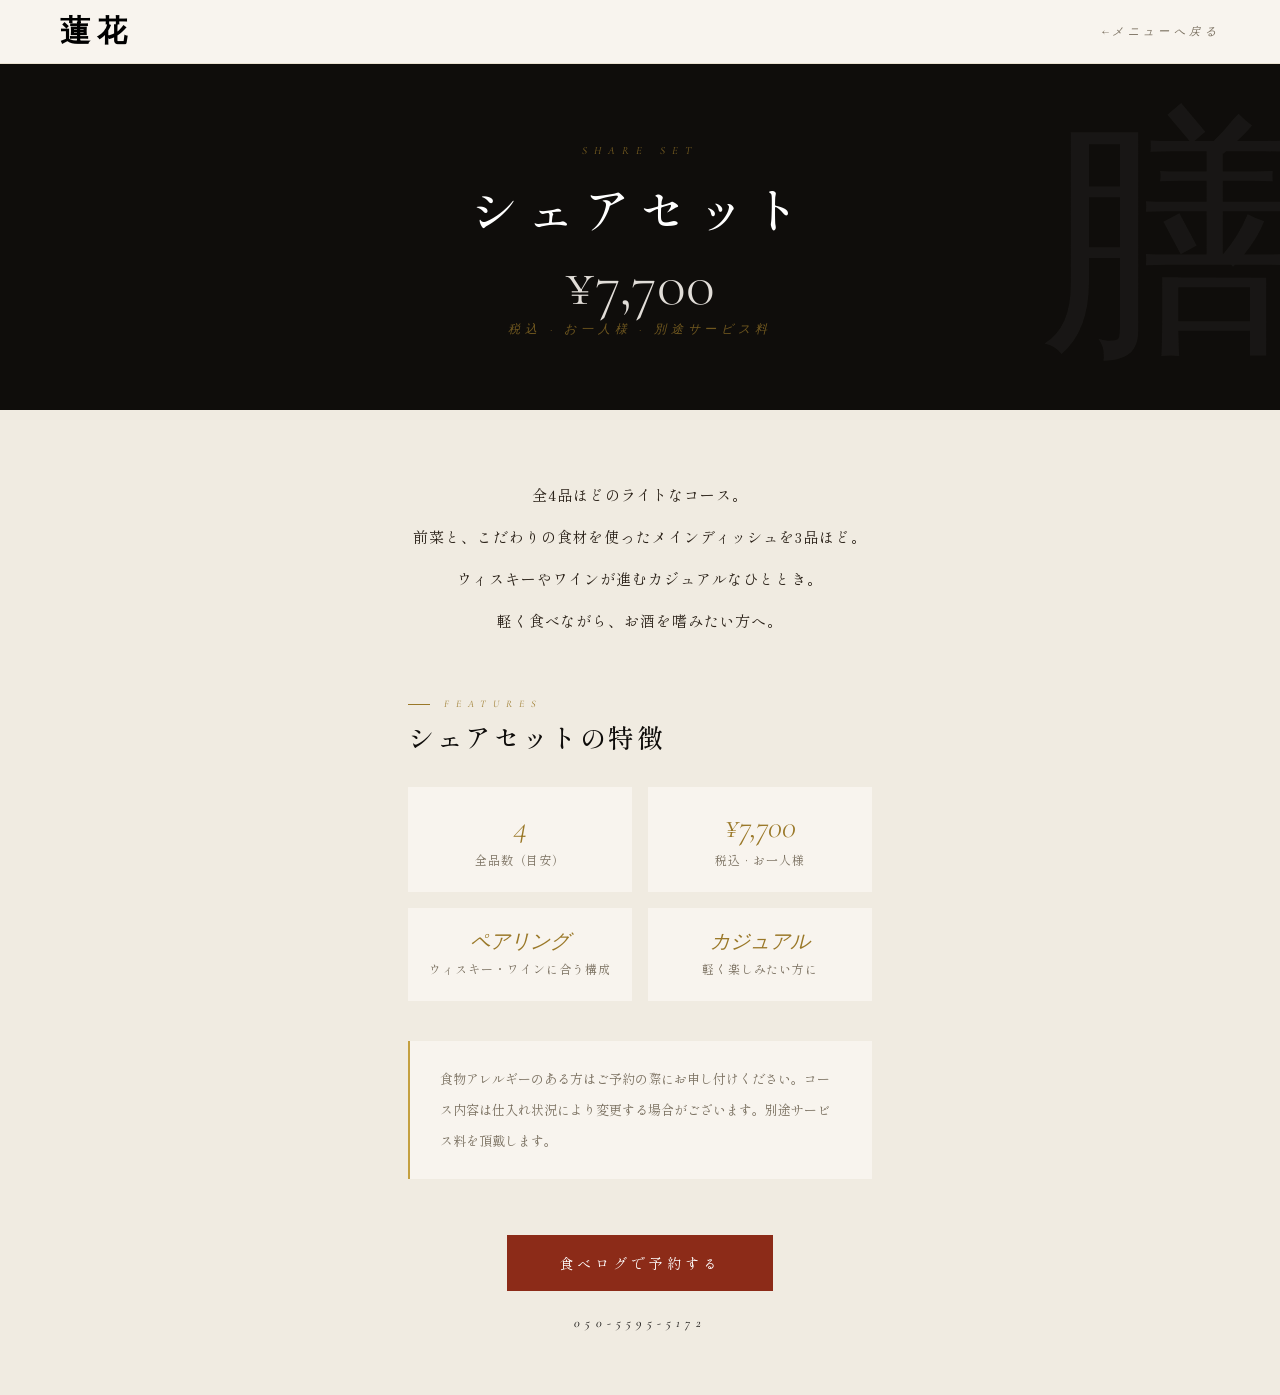
<file: course-share.html>
<!DOCTYPE html>
<html lang="ja">
<head>
<meta charset="UTF-8">
<meta name="viewport" content="width=device-width,initial-scale=1">
<title>シェアセット ¥7,700〜 | 蓮花 RENKA — 北新地 創作料理</title>
<meta name="description" content="蓮花のシェアセット（¥7,700〜）。全4品ほどのライトなコース。ウィスキー・ワインに合う構成。軽く食べながらお酒を楽しみたい方へ。北新地・大阪。">
<link rel="canonical" href="https://renka-kitashinchi.com/course-share.html">
<meta property="og:type" content="restaurant.menu">
<meta property="og:title" content="シェアセット ¥7,700〜 | 蓮花 RENKA — 北新地">
<meta property="og:description" content="全4品ほどのライトなコース。ウィスキー・ワインに合う創作料理。軽く食べながらお酒を楽しみたい方へ。北新地・大阪。">
<meta property="og:url" content="https://renka-kitashinchi.com/course-share.html">
<meta property="og:image" content="https://renka-kitashinchi.com/ogp.jpg">
<meta property="og:site_name" content="蓮花 RENKA">
<meta property="og:locale" content="ja_JP">
<meta name="twitter:card" content="summary_large_image">
<meta name="twitter:title" content="シェアセット ¥7,700〜 | 蓮花 RENKA — 北新地">
<meta name="twitter:description" content="全4品ほどのライトなコース。ウィスキー・ワインに合う創作料理。北新地・大阪。">
<meta name="twitter:image" content="https://renka-kitashinchi.com/ogp.jpg">
<script type="application/ld+json">
[
  {
    "@context": "https://schema.org",
    "@type": "MenuItem",
    "name": "シェアセット",
    "description": "全4品ほどのライトなコース。前菜とこだわりの食材を使ったメインディッシュ。ウィスキー・ワインに合う構成。",
    "offers": {
      "@type": "Offer",
      "price": "7700",
      "priceCurrency": "JPY",
      "availability": "https://schema.org/InStock"
    },
    "inMenu": {
      "@type": "Menu",
      "name": "蓮花 コースメニュー",
      "url": "https://renka-kitashinchi.com/#menu"
    }
  },
  {
    "@context": "https://schema.org",
    "@type": "BreadcrumbList",
    "itemListElement": [
      {"@type": "ListItem", "position": 1, "name": "蓮花 RENKA", "item": "https://renka-kitashinchi.com/"},
      {"@type": "ListItem", "position": 2, "name": "コース料金", "item": "https://renka-kitashinchi.com/#menu"},
      {"@type": "ListItem", "position": 3, "name": "シェアセット", "item": "https://renka-kitashinchi.com/course-share.html"}
    ]
  }
]
</script>
<link rel="stylesheet" href="renka.css">
<link rel="preconnect" href="https://fonts.googleapis.com">
<link rel="preconnect" href="https://fonts.gstatic.com" crossorigin>
<link href="https://fonts.googleapis.com/css2?family=Cormorant+Garamond:ital,wght@0,300;0,400;1,300;1,400&family=Shippori+Mincho+B1:wght@400;500;600&family=Shippori+Mincho:wght@400;500&display=swap" rel="stylesheet">
<style>
/* ── COURSE PAGE ── */
body{cursor:auto}

.cp-wrap{
  min-height:100vh;
  background:var(--w2);
}

/* HERO */
.cp-hero{
  background:#0f0d0b;
  padding:80px 10vw 72px;
  position:relative;
  overflow:hidden;
  text-align:center;
}
.cp-hero-bg{
  position:absolute;inset:0;
  background:url(写真/DSC09659.jpg) center/cover no-repeat;
  opacity:.14;
}
.cp-hero::after{
  content:'膳';
  position:absolute;right:-20px;top:50%;transform:translateY(-50%);
  font-family:'Shippori Mincho B1',serif;font-size:260px;
  color:rgba(255,255,255,.04);line-height:1;pointer-events:none;
  z-index:0;
}
.cp-hero > *{position:relative;z-index:1}
.cp-en{font-family:'Cormorant Garamond',serif;font-style:italic;font-size:11px;letter-spacing:.65em;color:var(--gold);text-transform:uppercase;margin-bottom:16px;opacity:.8}
.cp-title{font-family:'Shippori Mincho B1',serif;font-size:clamp(28px,5vw,48px);letter-spacing:.18em;color:#fff;font-weight:500;margin-bottom:12px}
.cp-price{font-family:'Cormorant Garamond',serif;font-size:clamp(36px,6vw,60px);font-weight:300;color:rgba(248,244,238,.9);line-height:1;margin-bottom:6px}
.cp-ptax{font-family:'Cormorant Garamond',serif;font-style:italic;font-size:12px;letter-spacing:.4em;color:rgba(154,120,40,.7)}

/* BODY */
.cp-body{max-width:720px;margin:0 auto;padding:64px 10vw}
.cp-desc{font-family:'Shippori Mincho',serif;font-size:15px;line-height:2.8;color:var(--ch);letter-spacing:.06em;margin-bottom:56px;text-align:center}

.cp-section-head{margin-bottom:32px;text-align:left}
.cp-section-head .slbl{margin-bottom:8px}
.cp-section-head h2{font-family:'Shippori Mincho B1',serif;font-size:clamp(18px,2.5vw,26px);letter-spacing:.1em;color:var(--ink);font-weight:500;margin-bottom:6px}
.cp-section-head p{font-family:'Cormorant Garamond',serif;font-style:italic;font-size:12px;letter-spacing:.4em;color:var(--warm)}

/* FEATURE GRID */
.cp-feature{display:grid;grid-template-columns:1fr 1fr;gap:16px;margin-bottom:40px}
.cp-feat-item{background:var(--w);padding:24px 20px;text-align:center}
.cp-feat-num{font-family:'Cormorant Garamond',serif;font-style:italic;font-size:32px;font-weight:300;color:var(--gold);line-height:1;margin-bottom:8px}
.cp-feat-num--sm{font-size:20px}
.cp-feat-label{font-family:'Shippori Mincho',serif;font-size:12px;letter-spacing:.08em;color:var(--warm)}

.cp-note{padding:22px 30px;border-left:2px solid var(--gold2);background:var(--w);font-size:13px;line-height:2.4;color:var(--warm);margin-top:40px}

/* CTA */
.cp-cta{text-align:center;padding:56px 0 0}
.cp-cta-rsv{
  display:inline-block;
  background:var(--red);color:#fff;
  font-family:'Shippori Mincho',serif;font-size:14px;letter-spacing:.28em;
  padding:18px 52px;text-decoration:none;
  transition:opacity .3s;
  margin-bottom:16px;
}
.cp-cta-rsv:hover{opacity:.82}
.cp-cta-tel{
  font-family:'Cormorant Garamond',serif;font-style:italic;
  font-size:13px;letter-spacing:.4em;color:var(--warm);text-decoration:none;
  display:block;margin-top:8px;
}

/* nav: back link (desktop) */
.cp-back{
  font-family:'Cormorant Garamond',serif;font-style:italic;
  font-size:11px;letter-spacing:.4em;color:var(--warm);
  text-decoration:none;text-transform:uppercase;
  transition:color .3s;white-space:nowrap;
}
.cp-back:hover{color:var(--ink)}
.cp-back::before{content:'← ';letter-spacing:0}

/* ── MOBILE BOTTOM BAR ── */
#cp-mobile-bar{
  display:none;
  position:fixed;bottom:0;left:0;right:0;
  z-index:1500;
  background:rgba(248,244,238,.97);
  backdrop-filter:blur(20px);
  -webkit-backdrop-filter:blur(20px);
  border-top:1px solid var(--bd);
  padding:12px 16px;
  padding-bottom:calc(12px + env(safe-area-inset-bottom));
  gap:10px;
}
#cp-mobile-bar a{
  flex:1;text-align:center;
  padding:14px 0;
  font-family:'Shippori Mincho',serif;font-size:12px;letter-spacing:.16em;
  text-decoration:none;
  transition:all .3s;
  display:flex;align-items:center;justify-content:center;
}
.cp-bar-back{
  border:1px solid rgba(0,0,0,.3);
  color:var(--ink);
  gap:4px;
}
.cp-bar-back:hover{background:rgba(0,0,0,.04)}
.cp-bar-rsv{
  background:var(--red);color:#fff;
}
.cp-bar-rsv:hover{opacity:.85}

/* ── RESPONSIVE ── */
@media(max-width:900px){
  .cp-hero{padding:52px 24px 44px}
  .cp-body{padding:40px 20px}
  .cp-desc{font-size:13px;line-height:2.4;margin-bottom:36px}
  .cp-note{padding:16px 18px;font-size:12px;line-height:2}
  .cp-nav-right .cp-back{display:none}
}
@media(max-width:768px){
  #cp-mobile-bar{display:flex}
  .cp-wrap{padding-bottom:calc(68px + env(safe-area-inset-bottom))}
  .cp-desc{word-break:keep-all}
  .cp-cta{padding:40px 0 0}
  .cp-cta-rsv{width:100%;display:block;padding:16px 24px;box-sizing:border-box}
}
</style>
</head>
<body>

<!-- NAV -->
<nav id="nav">
  <button class="nlogo" onclick="location.href='index.html'" style="background:none;border:none;cursor:pointer;padding:0">
    <span class="nlogo-t">蓮花</span>
  </button>

  <div class="cp-nav-right" style="margin-left:auto;display:flex;align-items:center;gap:20px">
    <a href="index.html#menu" class="cp-back">メニューへ戻る</a>
  </div>

  <!-- ハンバーガー（モバイル・タブレット） -->
  <button class="nav-hamburger" id="nav-hamburger" aria-label="メニュー" aria-expanded="false">
    <span></span><span></span><span></span>
  </button>

  <!-- ドロワー -->
  <div class="nav-drawer" id="nav-drawer">
    <ul class="nav-drawer-links">
      <li>
        <a href="index.html" class="nav-drawer-link">
          <span class="nav-en">Home</span>
          <span class="nav-ja">トップへ戻る</span>
        </a>
      </li>
      <li>
        <a href="index.html#concept" class="nav-drawer-link">
          <span class="nav-en">Concept</span>
          <span class="nav-ja">蓮花について</span>
        </a>
      </li>
      <li>
        <a href="index.html#menu" class="nav-drawer-link">
          <span class="nav-en">Course</span>
          <span class="nav-ja">コース料金</span>
        </a>
      </li>
      <li>
        <a href="index.html#gallery" class="nav-drawer-link">
          <span class="nav-en">Dishes</span>
          <span class="nav-ja">料理内容</span>
        </a>
      </li>
      <li>
        <a href="https://tabelog.com/osaka/A2701/A270101/27146515/" target="_blank" rel="noopener" class="nav-drawer-link">
          <span class="nav-en">Reserve</span>
          <span class="nav-ja">食べログで予約</span>
        </a>
      </li>
    </ul>
  </div>
</nav>

<div class="cp-wrap">

  <!-- HERO -->
  <div class="cp-hero">
    <div class="cp-hero-bg"></div>
    <p class="cp-en">Share Set</p>
    <h1 class="cp-title">シェアセット</h1>
    <p class="cp-price">¥7,700</p>
    <p class="cp-ptax">税込 · お一人様 · 別途サービス料</p>
  </div>

  <div class="cp-body">

    <!-- 説明 -->
    <p class="cp-desc">全4品ほどのライトなコース。<br>
    前菜と、こだわりの食材を使ったメインディッシュを3品ほど。<br>
    ウィスキーやワインが進むカジュアルなひととき。<br>
    軽く食べながら、お酒を嗜みたい方へ。</p>

    <!-- 特徴 -->
    <div class="cp-section-head">
      <div class="slbl">Features</div>
      <h2>シェアセットの特徴</h2>
    </div>

    <div class="cp-feature">
      <div class="cp-feat-item">
        <p class="cp-feat-num">4</p>
        <p class="cp-feat-label">全品数（目安）</p>
      </div>
      <div class="cp-feat-item">
        <p class="cp-feat-num">¥7,700</p>
        <p class="cp-feat-label">税込 · お一人様</p>
      </div>
      <div class="cp-feat-item">
        <p class="cp-feat-num cp-feat-num--sm">ペアリング</p>
        <p class="cp-feat-label">ウィスキー・ワインに合う構成</p>
      </div>
      <div class="cp-feat-item">
        <p class="cp-feat-num cp-feat-num--sm">カジュアル</p>
        <p class="cp-feat-label">軽く楽しみたい方に</p>
      </div>
    </div>

    <p class="cp-note">食物アレルギーのある方はご予約の際にお申し付けください。コース内容は仕入れ状況により変更する場合がございます。別途サービス料を頂戴します。</p>

    <!-- CTA -->
    <div class="cp-cta">
      <a href="https://tabelog.com/osaka/A2701/A270101/27146515/" target="_blank" rel="noopener" class="cp-cta-rsv">
        食べログで予約する
      </a>
      <a href="tel:050-5595-5172" class="cp-cta-tel">050-5595-5172</a>
    </div>

  </div>
</div>

<!-- モバイル固定下部バー -->
<div id="cp-mobile-bar">
  <a href="index.html#menu" class="cp-bar-back">← メニューへ戻る</a>
  <a href="https://tabelog.com/osaka/A2701/A270101/27146515/" target="_blank" rel="noopener" class="cp-bar-rsv">食べログで予約する</a>
</div>

<script>
document.body.classList.add('nav-revealed');
const nav = document.getElementById('nav');
window.addEventListener('scroll', () => nav.classList.toggle('sc', scrollY > 60));
sessionStorage.setItem('fromCoursePage', '1');

// ハンバーガーメニュー
const hamburger = document.getElementById('nav-hamburger');
const drawer = document.getElementById('nav-drawer');
hamburger.addEventListener('click', () => {
  const isOpen = hamburger.classList.toggle('open');
  drawer.classList.toggle('open');
  hamburger.setAttribute('aria-expanded', isOpen);
});
</script>
</body>
</html>
</file>
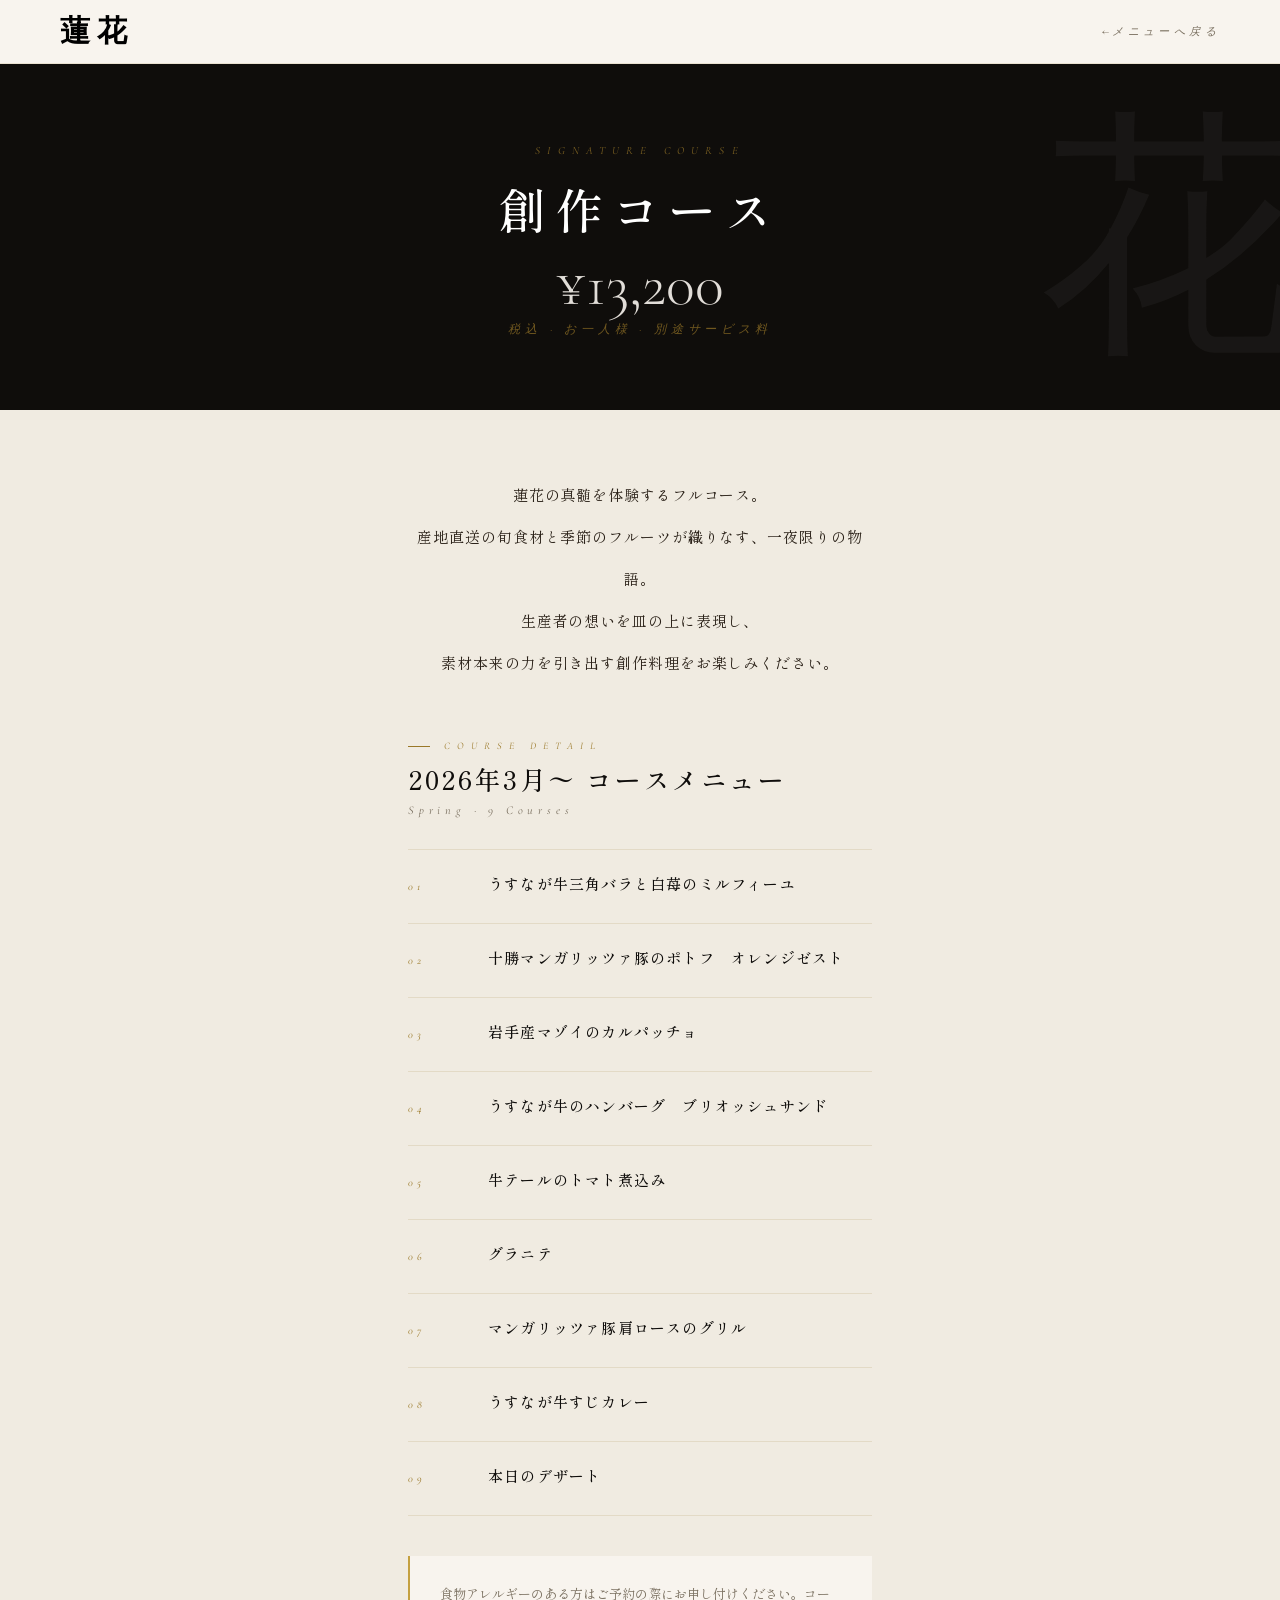
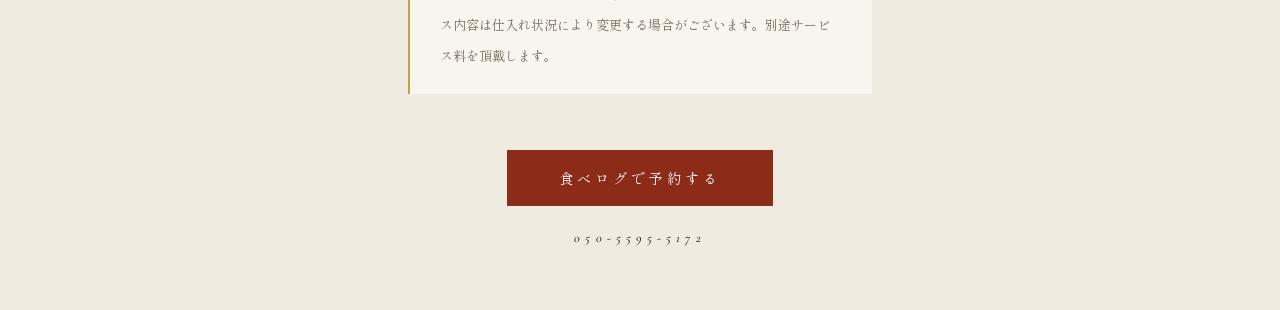
<file: course-sousaku.html>
<!DOCTYPE html>
<html lang="ja">
<head>
<meta charset="UTF-8">
<meta name="viewport" content="width=device-width,initial-scale=1">
<title>創作コース ¥13,200〜 | 蓮花 RENKA — 北新地 創作料理</title>
<meta name="description" content="蓮花の創作コース（¥13,200〜）。産地直送の旬食材と季節のフルーツが織りなす9品のフルコース。生産者の声を皿で表現する、北新地の一夜限りの物語。記念日・接待に。">
<link rel="canonical" href="https://renka-kitashinchi.com/course-sousaku.html">
<meta property="og:type" content="restaurant.menu">
<meta property="og:title" content="創作コース ¥13,200〜 | 蓮花 RENKA — 北新地">
<meta property="og:description" content="産地直送の旬食材と季節のフルーツが織りなす9品のフルコース。蓮花の真髄を体験する特別なひとときを。北新地・大阪。">
<meta property="og:url" content="https://renka-kitashinchi.com/course-sousaku.html">
<meta property="og:image" content="https://renka-kitashinchi.com/ogp.jpg">
<meta property="og:site_name" content="蓮花 RENKA">
<meta property="og:locale" content="ja_JP">
<meta name="twitter:card" content="summary_large_image">
<meta name="twitter:title" content="創作コース ¥13,200〜 | 蓮花 RENKA — 北新地">
<meta name="twitter:description" content="産地直送の旬食材と季節のフルーツが織りなす9品のフルコース。北新地・大阪。">
<meta name="twitter:image" content="https://renka-kitashinchi.com/ogp.jpg">
<script type="application/ld+json">
[
  {
    "@context": "https://schema.org",
    "@type": "MenuItem",
    "name": "創作コース",
    "description": "産地直送の旬食材と季節のフルーツが織りなす9品のフルコース。生産者の声を皿の上に表現する蓮花の真髄。",
    "offers": {
      "@type": "Offer",
      "price": "13200",
      "priceCurrency": "JPY",
      "availability": "https://schema.org/InStock"
    },
    "inMenu": {
      "@type": "Menu",
      "name": "蓮花 コースメニュー",
      "url": "https://renka-kitashinchi.com/#menu"
    }
  },
  {
    "@context": "https://schema.org",
    "@type": "BreadcrumbList",
    "itemListElement": [
      {"@type": "ListItem", "position": 1, "name": "蓮花 RENKA", "item": "https://renka-kitashinchi.com/"},
      {"@type": "ListItem", "position": 2, "name": "コース料金", "item": "https://renka-kitashinchi.com/#menu"},
      {"@type": "ListItem", "position": 3, "name": "創作コース", "item": "https://renka-kitashinchi.com/course-sousaku.html"}
    ]
  }
]
</script>
<link rel="stylesheet" href="renka.css">
<link rel="preconnect" href="https://fonts.googleapis.com">
<link rel="preconnect" href="https://fonts.gstatic.com" crossorigin>
<link href="https://fonts.googleapis.com/css2?family=Cormorant+Garamond:ital,wght@0,300;0,400;1,300;1,400&family=Shippori+Mincho+B1:wght@400;500;600&family=Shippori+Mincho:wght@400;500&display=swap" rel="stylesheet">
<style>
/* ── COURSE PAGE ── */
body{cursor:auto}

.cp-wrap{
  min-height:100vh;
  background:var(--w2);
}

/* HERO */
.cp-hero{
  background:#0f0d0b;
  padding:80px 10vw 72px;
  position:relative;
  overflow:hidden;
  text-align:center;
}
.cp-hero-bg{
  position:absolute;inset:0;
  background:url(写真/DSC07740.jpg) center/cover no-repeat;
  opacity:.14;
}
.cp-hero::after{
  content:'花';
  position:absolute;right:-20px;top:50%;transform:translateY(-50%);
  font-family:'Shippori Mincho B1',serif;font-size:260px;
  color:rgba(255,255,255,.04);line-height:1;pointer-events:none;
  z-index:0;
}
.cp-hero > *{position:relative;z-index:1}
.cp-en{font-family:'Cormorant Garamond',serif;font-style:italic;font-size:11px;letter-spacing:.65em;color:var(--gold);text-transform:uppercase;margin-bottom:16px;opacity:.8}
.cp-title{font-family:'Shippori Mincho B1',serif;font-size:clamp(28px,5vw,48px);letter-spacing:.18em;color:#fff;font-weight:500;margin-bottom:12px}
.cp-price{font-family:'Cormorant Garamond',serif;font-size:clamp(36px,6vw,60px);font-weight:300;color:rgba(248,244,238,.9);line-height:1;margin-bottom:6px}
.cp-ptax{font-family:'Cormorant Garamond',serif;font-style:italic;font-size:12px;letter-spacing:.4em;color:rgba(154,120,40,.7)}

/* BODY */
.cp-body{max-width:720px;margin:0 auto;padding:64px 10vw}
.cp-desc{font-family:'Shippori Mincho',serif;font-size:15px;line-height:2.8;color:var(--ch);letter-spacing:.06em;margin-bottom:56px;text-align:center}

.cp-section-head{margin-bottom:32px;text-align:left}
.cp-section-head .slbl{margin-bottom:8px}
.cp-section-head h2{font-family:'Shippori Mincho B1',serif;font-size:clamp(18px,2.5vw,26px);letter-spacing:.1em;color:var(--ink);font-weight:500;margin-bottom:6px}
.cp-section-head p{font-family:'Cormorant Garamond',serif;font-style:italic;font-size:12px;letter-spacing:.4em;color:var(--warm)}

.cp-note{padding:22px 30px;border-left:2px solid var(--gold2);background:var(--w);font-size:13px;line-height:2.4;color:var(--warm);margin-top:40px}

/* CTA */
.cp-cta{text-align:center;padding:56px 0 0}
.cp-cta-rsv{
  display:inline-block;
  background:var(--red);color:#fff;
  font-family:'Shippori Mincho',serif;font-size:14px;letter-spacing:.28em;
  padding:18px 52px;text-decoration:none;
  transition:opacity .3s;
  margin-bottom:16px;
}
.cp-cta-rsv:hover{opacity:.82}
.cp-cta-tel{
  font-family:'Cormorant Garamond',serif;font-style:italic;
  font-size:13px;letter-spacing:.4em;color:var(--warm);text-decoration:none;
  display:block;margin-top:8px;
}

/* nav: back link (desktop) */
.cp-back{
  font-family:'Cormorant Garamond',serif;font-style:italic;
  font-size:11px;letter-spacing:.4em;color:var(--warm);
  text-decoration:none;text-transform:uppercase;
  transition:color .3s;white-space:nowrap;
}
.cp-back:hover{color:var(--ink)}
.cp-back::before{content:'← ';letter-spacing:0}

/* ── MOBILE BOTTOM BAR ── */
#cp-mobile-bar{
  display:none;
  position:fixed;bottom:0;left:0;right:0;
  z-index:1500;
  background:rgba(248,244,238,.97);
  backdrop-filter:blur(20px);
  -webkit-backdrop-filter:blur(20px);
  border-top:1px solid var(--bd);
  padding:12px 16px;
  padding-bottom:calc(12px + env(safe-area-inset-bottom));
  gap:10px;
}
#cp-mobile-bar a{
  flex:1;text-align:center;
  padding:14px 0;
  font-family:'Shippori Mincho',serif;font-size:12px;letter-spacing:.16em;
  text-decoration:none;
  transition:all .3s;
  display:flex;align-items:center;justify-content:center;
}
.cp-bar-back{
  border:1px solid rgba(0,0,0,.3);
  color:var(--ink);
  gap:4px;
}
.cp-bar-back:hover{background:rgba(0,0,0,.04)}
.cp-bar-rsv{
  background:var(--red);color:#fff;
}
.cp-bar-rsv:hover{opacity:.85}

/* ── RESPONSIVE ── */
@media(max-width:900px){
  .cp-hero{padding:52px 24px 44px}
  .cp-body{padding:40px 20px}
  .cp-desc{font-size:13px;line-height:2.4;margin-bottom:36px}
  .cp-note{padding:16px 18px;font-size:12px;line-height:2}
  /* hide desktop back link; hamburger handles nav */
  .cp-nav-right .cp-back{display:none}
}
@media(max-width:768px){
  #cp-mobile-bar{display:flex}
  .cp-wrap{padding-bottom:calc(68px + env(safe-area-inset-bottom))}
  .cp-desc{word-break:keep-all}
  .cp-cta{padding:40px 0 0}
  .cp-cta-rsv{width:100%;display:block;padding:16px 24px;box-sizing:border-box}
}
</style>
</head>
<body>

<!-- NAV -->
<nav id="nav">
  <button class="nlogo" onclick="location.href='index.html'" style="background:none;border:none;cursor:pointer;padding:0">
    <span class="nlogo-t">蓮花</span>
  </button>

  <div class="cp-nav-right" style="margin-left:auto;display:flex;align-items:center;gap:20px">
    <a href="index.html#menu" class="cp-back">メニューへ戻る</a>
  </div>

  <!-- ハンバーガー（モバイル・タブレット） -->
  <button class="nav-hamburger" id="nav-hamburger" aria-label="メニュー" aria-expanded="false">
    <span></span><span></span><span></span>
  </button>

  <!-- ドロワー -->
  <div class="nav-drawer" id="nav-drawer">
    <ul class="nav-drawer-links">
      <li>
        <a href="index.html" class="nav-drawer-link">
          <span class="nav-en">Home</span>
          <span class="nav-ja">トップへ戻る</span>
        </a>
      </li>
      <li>
        <a href="index.html#concept" class="nav-drawer-link">
          <span class="nav-en">Concept</span>
          <span class="nav-ja">蓮花について</span>
        </a>
      </li>
      <li>
        <a href="index.html#menu" class="nav-drawer-link">
          <span class="nav-en">Course</span>
          <span class="nav-ja">コース料金</span>
        </a>
      </li>
      <li>
        <a href="index.html#gallery" class="nav-drawer-link">
          <span class="nav-en">Dishes</span>
          <span class="nav-ja">料理内容</span>
        </a>
      </li>
      <li>
        <a href="https://tabelog.com/osaka/A2701/A270101/27146515/" target="_blank" rel="noopener" class="nav-drawer-link">
          <span class="nav-en">Reserve</span>
          <span class="nav-ja">食べログで予約</span>
        </a>
      </li>
    </ul>
  </div>
</nav>

<div class="cp-wrap">

  <!-- HERO -->
  <div class="cp-hero">
    <div class="cp-hero-bg"></div>
    <p class="cp-en">Signature Course</p>
    <h1 class="cp-title">創作コース</h1>
    <p class="cp-price">¥13,200</p>
    <p class="cp-ptax">税込 · お一人様 · 別途サービス料</p>
  </div>

  <div class="cp-body">

    <!-- 説明 -->
    <p class="cp-desc">蓮花の真髄を体験するフルコース。<br>
    産地直送の旬食材と季節のフルーツが織りなす、一夜限りの物語。<br>
    生産者の想いを皿の上に表現し、<br>
    素材本来の力を引き出す創作料理をお楽しみください。</p>

    <!-- コースメニュー -->
    <div class="cp-section-head">
      <div class="slbl">Course Detail</div>
      <h2>2026年3月〜 コースメニュー</h2>
      <p>Spring · 9 Courses</p>
    </div>

    <div class="course-list">
      <div class="course-item">
        <span class="course-num">01</span>
        <div class="course-body"><p class="course-name">うすなが牛三角バラと白苺のミルフィーユ</p></div>
      </div>
      <div class="course-item">
        <span class="course-num">02</span>
        <div class="course-body"><p class="course-name">十勝マンガリッツァ豚のポトフ　オレンジゼスト</p></div>
      </div>
      <div class="course-item">
        <span class="course-num">03</span>
        <div class="course-body"><p class="course-name">岩手産マゾイのカルパッチョ</p></div>
      </div>
      <div class="course-item">
        <span class="course-num">04</span>
        <div class="course-body"><p class="course-name">うすなが牛のハンバーグ　ブリオッシュサンド</p></div>
      </div>
      <div class="course-item">
        <span class="course-num">05</span>
        <div class="course-body"><p class="course-name">牛テールのトマト煮込み</p></div>
      </div>
      <div class="course-item">
        <span class="course-num">06</span>
        <div class="course-body"><p class="course-name">グラニテ</p></div>
      </div>
      <div class="course-item">
        <span class="course-num">07</span>
        <div class="course-body"><p class="course-name">マンガリッツァ豚肩ロースのグリル</p></div>
      </div>
      <div class="course-item">
        <span class="course-num">08</span>
        <div class="course-body"><p class="course-name">うすなが牛すじカレー</p></div>
      </div>
      <div class="course-item">
        <span class="course-num">09</span>
        <div class="course-body"><p class="course-name">本日のデザート</p></div>
      </div>
    </div>

    <p class="cp-note">食物アレルギーのある方はご予約の際にお申し付けください。コース内容は仕入れ状況により変更する場合がございます。別途サービス料を頂戴します。</p>

    <!-- CTA -->
    <div class="cp-cta">
      <a href="https://tabelog.com/osaka/A2701/A270101/27146515/" target="_blank" rel="noopener" class="cp-cta-rsv">
        食べログで予約する
      </a>
      <a href="tel:050-5595-5172" class="cp-cta-tel">050-5595-5172</a>
    </div>

  </div>
</div>

<!-- モバイル固定下部バー -->
<div id="cp-mobile-bar">
  <a href="index.html#menu" class="cp-bar-back">← メニューへ戻る</a>
  <a href="https://tabelog.com/osaka/A2701/A270101/27146515/" target="_blank" rel="noopener" class="cp-bar-rsv">食べログで予約する</a>
</div>

<script>
document.body.classList.add('nav-revealed');
const nav = document.getElementById('nav');
window.addEventListener('scroll', () => nav.classList.toggle('sc', scrollY > 60));
sessionStorage.setItem('fromCoursePage', '1');

// ハンバーガーメニュー
const hamburger = document.getElementById('nav-hamburger');
const drawer = document.getElementById('nav-drawer');
hamburger.addEventListener('click', () => {
  const isOpen = hamburger.classList.toggle('open');
  drawer.classList.toggle('open');
  hamburger.setAttribute('aria-expanded', isOpen);
});
</script>
</body>
</html>
</file>
<file: renka.css>
:root{--w:#f8f4ee;--w2:#f0ebe1;--ink:#0f0d0b;--deep:#17130e;--ch:#2a2118;--red:#8c2b18;--red2:#b33820;--gold:#9a7828;--gold2:#c4a040;--warm:#7a7060;--bd:rgba(154,120,40,.15);--nav-h:64px;}.skip-link{position:absolute;top:-40px;left:0;background:var(--red);color:#fff;padding:8px 16px;text-decoration:none;font-family:'Shippori Mincho',serif;font-size:12px;z-index:9999;transition:top .2s}.skip-link:focus{top:0}:focus-visible{outline:2px solid var(--gold);outline-offset:3px}a,button{-webkit-tap-highlight-color:transparent}*,*::before,*::after{margin:0;padding:0;box-sizing:border-box}html{scroll-behavior:smooth}section,#gallery,#rooms{scroll-margin-top:64px}html{scroll-padding-top:var(--nav-h)}body{background:var(--w);color:var(--ink);font-family:'Shippori Mincho',serif;font-weight:400;overflow-x:hidden;cursor:none}#cd,#cr{position:fixed;pointer-events:none;z-index:9999;transform:translate(-50%,-50%);transition:transform .18s cubic-bezier(.22,.61,.36,1);}@media (max-width:768px){#cd,#cr{display:none !important;}}#cdi{width:4px;height:4px;background:var(--gold);border-radius:50%;opacity:.9;}#cri{width:32px;height:32px;border:1px solid rgba(154,120,40,.45);border-radius:50%;opacity:.35;backdrop-filter:blur(2px);transition:width .4s cubic-bezier(.22,.61,.36,1),height .4s cubic-bezier(.22,.61,.36,1),opacity .35s ease,border-color .35s ease,transform .35s ease;}body:has(a:hover) #cri,body:has(button:hover) #cri{opacity:0;transform:translate(-50%,-50%) scale(0.8);}body:has(a:active) #cri,body:has(button:active) #cri{width:28px;height:28px;opacity:.8;border-color:var(--red);}.skip-loader #loader{display:none !important}#loader{position:fixed;inset:0;background:#0f0d0b;z-index:3000;display:flex;align-items:center;justify-content:center;flex-direction:column;text-align:center;transition:opacity 1s ease,visibility 1s ease;overflow:hidden}#loader::before{content:'';position:absolute;inset:0;z-index:0;pointer-events:none}#loader.out{opacity:0;visibility:hidden}#loader-lotus{position:absolute;inset:0;display:flex;align-items:center;justify-content:center;opacity:0;animation:lu 1.4s ease forwards .1s;z-index:1}#loader-lotus svg{width:min(320px,80vw);height:min(320px,80vw);opacity:.22}.ld-content{position:relative;z-index:2;display:flex;flex-direction:column;align-items:center;text-align:center;pointer-events:none}.ld-en{font-family:'Shippori Mincho B1',serif;font-weight:500;font-size:clamp(40px,6vw,64px);letter-spacing:.4em;color:rgba(248,244,238,.92);opacity:0;animation:lu .8s ease forwards .5s;text-align:center}.ld-bar{width:1px;height:0;background:linear-gradient(to bottom,var(--gold),transparent);margin:18px auto;animation:lb 1s ease forwards 1.1s}.ld-sub{font-family:'Cormorant Garamond',serif;font-style:italic;font-size:11px;letter-spacing:.6em;color:rgba(154,120,40,.65);text-transform:uppercase;opacity:0;animation:lu .7s ease forwards 1.7s;text-align:center}@keyframes lu{from{opacity:0;transform:translateY(12px)}to{opacity:1;transform:translateY(0)}}@keyframes slide-from-left{from{opacity:0;transform:translateX(-36px)}to{opacity:1;transform:translateX(0)}}@keyframes slide-from-right{from{opacity:0;transform:translateX(48px)}to{opacity:1;transform:translateX(0)}}@keyframes lb{to{height:48px}}#loader-video{display:none;position:absolute;top:50%;left:50%;transform:translate(-50%,-50%);min-width:100%;min-height:100%;width:auto;height:auto;object-fit:cover;object-position:center center;z-index:0;}@media(max-width:900px){#loader{background:#0f0d0b}#loader-video{display:block}#loader::before{background:rgba(15,13,11,.45)}#loader-lotus{display:none}.ld-content{display:none}}nav{position:sticky;top:0;left:0;right:0;z-index:600;height:var(--nav-h);padding:0 60px;display:flex;align-items:center;justify-content:space-between;background:rgba(248,244,238,.97);backdrop-filter:blur(24px);border-bottom:1px solid var(--bd);transition:opacity .7s ease,transform .7s ease;}nav.sc{background:rgba(248,244,238,.97);border-color:var(--bd);}.nlogo{text-decoration:none;display:flex;align-items:center;}.nlogo-t{font-family:'Shippori Mincho B1',serif;font-weight:600;font-size:30px;letter-spacing:.22em;color:#000;transition:opacity .3s;}.nlogo-t:hover{opacity:.7;}.ncta{font-family:'Shippori Mincho',serif;font-size:12px;letter-spacing:.28em;color:#000;text-decoration:none;border:1px solid rgba(0,0,0,.65);padding:10px 28px;transition:background .3s,color .3s,border-color .3s;}.ncta:hover{background:var(--red);color:#fff;border-color:var(--red);}.nav-ig{color:#000;opacity:.6;transition:opacity .3s,color .3s;display:flex;align-items:center;}.nav-ig:hover{opacity:1;color:var(--red);}.nav-links{display:flex;align-items:center;gap:clamp(16px,2.2vw,38px);list-style:none;margin:0;padding:0;}.nav-link{font-family:'Shippori Mincho B1',serif;font-weight:600;font-size:14px;letter-spacing:.22em;color:#000;text-decoration:none;opacity:.75;transition:opacity .3s;white-space:nowrap;}.nav-link:hover{opacity:1;}.nav-hamburger{display:none;flex-direction:column;justify-content:center;gap:5px;background:none;border:none;cursor:pointer;padding:4px;z-index:700;}.nav-hamburger span{display:block;width:24px;height:1.5px;background:#000;transition:transform .3s,opacity .3s;}.nav-hamburger.open span:nth-child(1){transform:translateY(6.5px) rotate(45deg);}.nav-hamburger.open span:nth-child(2){opacity:0;}.nav-hamburger.open span:nth-child(3){transform:translateY(-6.5px) rotate(-45deg);}.nav-drawer{display:none;position:fixed;top:var(--nav-h);left:0;right:0;z-index:599;background:linear-gradient(to bottom,rgba(248,244,238,.98),rgba(242,236,227,.98));backdrop-filter:blur(24px);-webkit-backdrop-filter:blur(24px);border-bottom:1px solid rgba(154,120,40,.14);box-shadow:0 18px 40px rgba(15,13,11,.08);padding:0;max-height:0;overflow:hidden;transition:max-height .55s cubic-bezier(.22,.61,.36,1),padding .4s ease,box-shadow .4s ease;}.nav-drawer.open{max-height:520px;padding:18px 0 22px;}.nav-drawer-links{list-style:none;margin:0;padding:0 20px;position:relative;}.nav-drawer-links::before{content:"";position:absolute;top:6px;bottom:6px;left:20px;width:1px;background:linear-gradient(
 to bottom,transparent,rgba(154,120,40,.18) 18%,rgba(154,120,40,.18) 82%,transparent
 );}.nav-drawer-link{position:relative;display:flex;flex-direction:column;gap:6px;font-family:'Shippori Mincho B1',serif;font-size:15px;font-weight:700;letter-spacing:.24em;line-height:1.7;color:rgba(15,13,11,.88);text-decoration:none;padding:22px 28px 22px 42px;transition:color .35s ease,background-color .35s ease,padding-left .35s ease,transform .35s ease;}.nav-drawer-link:not(:last-child)::after{content:"";position:absolute;left:42px;right:0;bottom:0;height:1px;background:linear-gradient(
 to right,rgba(154,120,40,.16),rgba(154,120,40,.08) 55%,transparent
 );}.nav-drawer-link::before{content:"";position:absolute;left:18px;top:50%;width:7px;height:7px;border:1px solid rgba(154,120,40,.5);border-radius:50%;transform:translateY(-50%);transition:background-color .35s ease,border-color .35s ease,transform .35s ease;}.nav-drawer-link:hover,.nav-drawer-link:focus-visible{color:var(--red);background:linear-gradient(to right,rgba(154,120,40,.05),transparent 72%);padding-left:50px;transform:translateX(2px);outline:none;}.nav-drawer-link:hover::before,.nav-drawer-link:focus-visible::before{background:rgba(154,120,40,.72);border-color:rgba(154,120,40,.72);transform:translateY(-50%) scale(1.08);}.nav-en{font-family:'Cormorant Garamond',serif;font-size:11px;letter-spacing:.4em;color:var(--gold);text-transform:uppercase;line-height:1;}.nav-ja{font-family:'Shippori Mincho B1',serif;font-size:15px;letter-spacing:.18em;color:rgba(15,13,11,.9);line-height:1.6;}.nav-drawer-link:hover .nav-en{color:var(--red);}.nav-drawer-link:hover .nav-ja{color:var(--red);}@media (min-width:769px) and (max-width:900px){nav{height:56px;padding:0 24px;}:root{--nav-h:56px;}.nlogo-t{font-size:24px;}.nav-hamburger{display:flex;margin-left:auto;}.nav-links{display:none;}.nav-icon{display:none !important;}.ncta{display:none;}.nav-drawer{display:block;}}@media (min-width:901px) and (max-width:1024px){nav{padding:0 36px;height:64px;}:root{--nav-h:64px;}.nlogo-t{font-size:26px;}.nav-links{gap:20px;}.nav-link{font-size:11px;letter-spacing:.12em;}.ncta{font-size:11px;padding:8px 16px;letter-spacing:.14em;}.nav-hamburger{display:none;}.nav-drawer{display:none !important;}.nav-icon{display:flex !important;}#concept{gap:48px;padding:80px 5vw;}#chef{gap:48px;padding:80px 5vw;}.gp-grid{grid-template-rows:38vh 38vh;}.agrid{gap:40px;}.fi{grid-template-columns:1fr 1fr;}#menu,#news,#rsv,#access{padding:80px 5vw;}#cta-band{padding:56px 5vw;}}@media (max-width:768px){nav{height:56px;padding:0 20px;}:root{--nav-h:56px;}.nlogo-t{font-size:22px;}.nav-icon{display:none !important;}.nav-hamburger{display:flex;margin-left:auto;}.nav-links{display:none;}.nav-drawer{display:block;}.nav-drawer.open{max-height:78vh;}.nav-drawer-links{padding:4px 18px 0;}.nav-drawer-links::before{left:18px;}.nav-drawer-link{font-size:14px;letter-spacing:.18em;padding:20px 20px 20px 38px;}.nav-drawer-link:not(:last-child)::after{left:38px;}.nav-drawer-link::before{left:14px;}.nav-drawer-link:hover,.nav-drawer-link:focus-visible{padding-left:44px;transform:none;}}#hero{min-height:calc(100vh - var(--nav-h));position:relative;display:flex;flex-direction:column;justify-content:center;align-items:flex-start;overflow:visible;}.hero-r{position:absolute;inset:0;z-index:0;background:var(--deep);overflow:hidden;}.hero-video{position:absolute;inset:0;width:100%;height:100%;object-fit:cover;z-index:0;}.hero-overlay{position:absolute;inset:0;z-index:1;background:linear-gradient(to bottom,rgba(10,8,6,.55) 0%,rgba(10,8,6,.1) 40%,rgba(10,8,6,.65) 100%),linear-gradient(to right,rgba(10,8,6,.60) 0%,rgba(10,8,6,.0) 60%);}.hero-frame-tl,.hero-frame-br{position:absolute;z-index:3;pointer-events:none}.hero-frame-tl{top:32px;left:32px;width:40px;height:40px;border-top:1px solid rgba(154,120,40,.5);border-left:1px solid rgba(154,120,40,.5)}.hero-frame-br{bottom:32px;right:32px;width:40px;height:40px;border-bottom:1px solid rgba(154,120,40,.5);border-right:1px solid rgba(154,120,40,.5)}.hero-l{position:relative;z-index:2;padding:0 10vw;max-width:720px;text-align:left;opacity:0;transition:opacity .4s ease 0.2s;}body.loaded .hero-l{opacity:1}.hero-l::after{display:none}.h-kicker{font-family:'Cormorant Garamond',serif;font-style:italic;font-size:11px;letter-spacing:.6em;color:var(--gold2);display:flex;align-items:center;justify-content:flex-start;gap:12px;margin-bottom:28px;opacity:0;animation:lu .5s ease forwards 1.4s;}.h-kicker::before{display:none}.h-title{font-family:'Shippori Mincho B1',serif;font-weight:600;font-size:clamp(32px,5vw,68px);line-height:1.45;letter-spacing:.06em;color:#fff;margin-bottom:16px;text-shadow:0 2px 20px rgba(0,0,0,.4);opacity:1;animation:none;}.hero-b{position:relative;z-index:2;padding:0 10vw;max-width:720px;text-align:left;opacity:0;animation:lu .7s ease forwards 2.0s;}.h-title-1{display:inline-block;opacity:0;}.h-title-2{display:inline-block;font-style:normal;color:var(--gold2);opacity:0;}body.loaded .h-title-1{animation:slide-from-left .75s cubic-bezier(.22,.61,.36,1) forwards 0.4s;}body.loaded .h-title-2{animation:slide-from-left .75s cubic-bezier(.22,.61,.36,1) forwards 0.75s;}.h-title em{font-style:normal;color:var(--gold2)}.h-concept{font-family:'Shippori Mincho',serif;font-size:clamp(14px,1.3vw,17px);line-height:2.3;color:rgba(255,255,255,.78);padding-left:20px;border-left:2px solid rgba(154,120,40,.65);letter-spacing:.04em;}.h-price-note{display:none;font-family:'Cormorant Garamond',serif;font-style:italic;font-size:12px;letter-spacing:.3em;color:rgba(255,255,255,.55);margin-bottom:44px;opacity:0;animation:lu .5s ease forwards 2.1s;}.h-btns{display:flex;gap:16px;flex-wrap:wrap;align-items:center;opacity:0;animation:lu .6s ease forwards 2.3s;}.btn-primary--hero{font-family:'Shippori Mincho B1',serif;font-size:13px;letter-spacing:.32em;color:#fff;background:var(--red);text-decoration:none;padding:18px 52px;border:1px solid var(--red);transition:background .3s,transform .25s,box-shadow .3s;display:inline-block;box-shadow:0 4px 24px rgba(140,43,24,.45);}.btn-primary--hero:hover{background:var(--red2);border-color:var(--red2);transform:translateY(-3px);box-shadow:0 8px 32px rgba(140,43,24,.6);}.btn-ghost--hero{font-family:'Cormorant Garamond',serif;font-style:italic;font-size:13px;letter-spacing:.35em;color:rgba(255,255,255,.7);text-decoration:none;padding:18px 0;transition:color .3s;display:flex;align-items:center;gap:8px;}.btn-ghost--hero:hover{color:#fff}.sh{display:none;}.sh-t{font-family:'Cormorant Garamond',serif;font-size:8px;letter-spacing:.6em;color:rgba(255,255,255,.5);text-transform:uppercase}.sh-b{width:1px;height:36px;background:linear-gradient(to bottom,rgba(154,120,40,.8),transparent);animation:sb 2.5s ease-in-out infinite}@keyframes sb{0%,100%{opacity:.2;transform:scaleY(.3);transform-origin:top}50%{opacity:1;transform:scaleY(1)}}@media(max-width:768px){#hero{flex-direction:column;align-items:center;justify-content:flex-start;padding-top:4vh;min-height:calc(100svh - var(--nav-h));}.hero-l{width:100%;max-width:none;padding:0 20px 0 32vw;text-align:left;}.h-kicker{justify-content:flex-start;margin-bottom:20px}.h-kicker::before{display:none}.h-title{font-size:clamp(28px,8vw,40px);line-height:1.3;margin-bottom:0;text-align:left;width:100%}.hero-b{position:absolute;bottom:52px;left:0;right:0;max-width:none;padding:0 20px;text-align:center;}.h-concept{border-left:none;padding-left:0;font-size:12px;line-height:2.2}.h-title{font-family:'Shippori Mincho B1',serif}.h-title-1{display:block;margin-left:0}.h-title-2{display:block;margin-left:0.6em}body.loaded .h-title-1{animation:slide-from-left .9s cubic-bezier(.22,.61,.36,1) forwards 0.4s;}body.loaded .h-title-2{animation:slide-from-right .9s cubic-bezier(.22,.61,.36,1) forwards 0.85s;}.sh{display:none}.btn-primary--hero{padding:16px 36px;font-size:12px;width:100%;text-align:center}.btn-ghost--hero{display:none}.h-btns{flex-direction:column;align-items:flex-start}}#occasions{background:var(--ink);padding:24px 10vw;display:flex;align-items:center;justify-content:center;gap:0;overflow:hidden;border-top:1px solid rgba(154,120,40,.12)}.occ-list{display:flex;align-items:center;gap:0;flex-wrap:wrap;justify-content:center}.occ-item{font-family:'Cormorant Garamond',serif;font-style:italic;font-size:13px;letter-spacing:.35em;color:white;padding:8px 28px;text-transform:uppercase;transition:color .3s;position:relative}.occ-item:not(:last-child)::after{content:'';position:absolute;right:0;top:50%;transform:translateY(-50%);width:1px;height:14px;background:rgba(154,120,40,.25)}.occ-item:hover{color:var(--gold2)}.slbl{font-family:'Cormorant Garamond',serif;font-style:italic;font-size:10px;letter-spacing:.7em;color:var(--gold);text-transform:uppercase;display:flex;align-items:center;gap:14px;margin-bottom:18px}.slbl::before{content:'';width:22px;height:1px;background:var(--gold)}.sjp{font-family:'Shippori Mincho B1',serif;font-weight:600;font-size:clamp(24px,3vw,38px);line-height:1.4;letter-spacing:.1em;color:var(--ink);margin-bottom:6px}.sen{font-family:'Cormorant Garamond',serif;font-style:italic;font-size:12px;letter-spacing:.5em;color:var(--gold);text-transform:uppercase;margin-bottom:40px}.rv{opacity:0;transform:translateY(22px);transition:opacity .85s ease,transform .85s ease}.rv.on{opacity:1;transform:translateY(0)}.d1{transition-delay:.1s}.d2{transition-delay:.2s}.d3{transition-delay:.3s}.d4{transition-delay:.45s}#gallery{background:var(--w);padding:0 0 72px}.dish-slider{position:relative;width:72%;max-width:680px;margin:0 auto;aspect-ratio:4/3;overflow:hidden;box-shadow:0 20px 60px rgba(15,13,11,.13);}.dish-slide{position:absolute;inset:0;background-size:cover;background-position:center;opacity:0;transition:opacity .7s ease;cursor:zoom-in;}.dish-slide.active{opacity:1}.dish-prev,.dish-next{position:absolute;top:50%;transform:translateY(-50%);background:rgba(15,13,11,.42);border:none;color:rgba(248,244,238,.9);font-size:18px;line-height:1;width:28px;height:28px;display:flex;align-items:center;justify-content:center;cursor:pointer;z-index:2;transition:background .3s;}.dish-prev{left:0}.dish-next{right:0}.dish-prev:hover,.dish-next:hover{background:rgba(154,120,40,.65)}.dish-dots{position:absolute;bottom:14px;left:50%;transform:translateX(-50%);display:flex;gap:8px;z-index:2;}.dish-dot{width:4px;height:4px;border-radius:50%;background:rgba(255,255,255,.4);cursor:pointer;transition:background .3s,transform .3s;}.dish-dot.active{background:rgba(248,244,238,.95);transform:scale(1.3)}@media(max-width:900px){.dish-slider{width:92%;aspect-ratio:3/2}}#rooms{display:grid;grid-template-columns:1fr 1fr;min-height:480px;margin-top:5px;}.rcard{position:relative;overflow:hidden;cursor:default}.rcard-bg{position:absolute;inset:0;background-size:cover;background-position:center;transition:transform .7s ease}.rcard:hover .rcard-bg{transform:scale(1.04)}.rcard-bg.no-img-priv{background:radial-gradient(ellipse at 50% 40%,#1e1914 0%,#141210 100%)}.rcard-bg.no-img-priv::before{content:'';position:absolute;top:0;left:0;right:0;height:50%;background-image:radial-gradient(circle,rgba(255,255,255,.038) 1px,transparent 1px);background-size:13px 13px}.rcard-bg.no-img-ctr{background:radial-gradient(ellipse at 50% 30%,#241c08 0%,#1a1408 100%)}.rcard-bg.no-img-ctr::before{content:'';position:absolute;top:0;left:0;right:0;height:40%;background:repeating-linear-gradient(0deg,transparent 0,transparent 10px,rgba(212,136,16,.09) 10px,rgba(212,136,16,.09) 12px),linear-gradient(to bottom,rgba(212,136,16,.18) 0%,transparent 80%)}.rcard-bg.no-img-ctr::after{content:'';position:absolute;bottom:28%;left:4%;right:4%;height:2px;background:linear-gradient(90deg,transparent,rgba(212,140,20,.55),transparent);box-shadow:0 0 28px rgba(212,140,20,.18)}.rcard-ov{position:absolute;inset:0;background:linear-gradient(to top,rgba(15,13,11,.92) 0%,rgba(15,13,11,.45) 55%,transparent 100%);z-index:1}.rcard-info{position:absolute;bottom:0;left:0;right:0;padding:40px 44px 36px;z-index:2}.rcard-num{font-family:'Cormorant Garamond',serif;font-style:italic;font-size:9px;letter-spacing:.6em;color:rgba(196,160,64,.9);text-transform:uppercase;margin-bottom:8px}.rcard-name{font-family:'Shippori Mincho B1',serif;font-size:22px;letter-spacing:.12em;color:#fff;font-weight:500;margin-bottom:6px}.rcard-cap{display:flex;align-items:baseline;gap:5px;font-family:'Cormorant Garamond',serif;color:#e0b84a}.rcard-cap strong{font-size:48px;font-weight:300;line-height:1}.rcard-cap span{font-size:11px;letter-spacing:.2em}.rcard-desc{font-size:12px;line-height:2.2;color:rgba(248,244,238,.75);margin-top:12px;border-top:1px solid rgba(154,120,40,.35);padding-top:12px}.rcard-edit{position:absolute;top:12px;right:12px;z-index:5;background:rgba(15,13,11,.72);border:1px solid rgba(154,120,40,.3);color:rgba(248,244,238,.65);font-family:'Cormorant Garamond',serif;font-size:9px;letter-spacing:.35em;text-transform:uppercase;padding:7px 14px;cursor:pointer;transition:all .3s;display:none}.rcard-edit:hover{background:rgba(154,120,40,.18);border-color:var(--gold);color:#fff}#concept{padding:100px 10vw;background:var(--w);display:grid;grid-template-columns:1fr 1fr;gap:80px;align-items:center;position:relative;overflow:hidden}.cwm{position:absolute;right:-20px;top:50%;transform:translateY(-50%);font-family:'Shippori Mincho B1',serif;font-size:clamp(160px,18vw,280px);color:rgba(154,120,40,.038);line-height:1;pointer-events:none;user-select:none;font-weight:600}.concept-body{font-size:15px;line-height:2.8;color:var(--ch);margin-bottom:28px}.concept-body strong{color:var(--red);font-weight:500}.concept-hr{width:28px;height:1px;background:var(--gold);margin:28px 0}.concept-sub{font-size:13px;line-height:2.6;color:var(--warm)}.concept-vis{display:flex;flex-direction:column;gap:16px}.cv-card{padding:36px 32px;position:relative;background:var(--w2);border-left:2px solid var(--red);transition:transform .35s,box-shadow .35s}.cv-card:hover{transform:translateX(6px);box-shadow:-4px 0 0 var(--red)}.cv-card-en{font-family:'Cormorant Garamond',serif;font-style:italic;font-size:12px;letter-spacing:.6em;color:var(--gold);text-transform:uppercase;margin-bottom:10px;font-weight:700}.cv-card.has-photo .cv-card-en{color:#f5e6b8;text-shadow:0 1px 4px rgba(0,0,0,.6)}.cv-card-jp{font-family:'Shippori Mincho B1',serif;font-size:16px;letter-spacing:.1em;color:var(--ink);font-weight:500;line-height:1.7}.cv-card-deco{position:absolute;bottom:12px;right:18px;font-family:'Shippori Mincho B1',serif;font-size:48px;color:rgba(140,43,24,.055);line-height:1;user-select:none}.cv-dark{background:var(--deep);border-left:2px solid var(--gold)}.cv-dark:hover{box-shadow:-4px 0 0 var(--gold)}.cv-dark .cv-card-jp{color:rgba(248,244,238,.82)}.cv-dark .cv-card-deco{color:rgba(248,244,238,.04)}.concept-sub{color:rgba(122,112,96,.92);}.cv-dark .cv-card-en{color:rgba(196,160,64,.72);}.cv-card.has-photo{background-size:cover;background-position:center;border-left-color:transparent;}.cv-card.has-photo::after{content:'';position:absolute;inset:0;background:rgba(15,13,11,.52);z-index:0;}.cv-card.has-photo .cv-card-en,.cv-card.has-photo .cv-card-jp,.cv-card.has-photo .cv-card-deco{position:relative;z-index:1;}.cv-card.has-photo .cv-card-en{color:var(--gold)}.cv-card.has-photo .cv-card-jp{color:rgba(248,244,238,.92);}.cv-card.has-photo .cv-card-deco{color:rgba(248,244,238,.06)}#phil{padding:64px 10vw;background:var(--deep);display:flex;flex-direction:column;align-items:center;text-align:center;position:relative;overflow:hidden}#phil::before{content:'';position:absolute;inset:0;background:repeating-linear-gradient(0deg,transparent,transparent 3px,rgba(248,244,238,.006) 3px,rgba(248,244,238,.006) 4px);pointer-events:none}.phil-q{font-family:'Shippori Mincho B1',serif;font-size:clamp(14px,2vw,20px);line-height:2.7;color:rgba(248,244,238,.82);font-weight:400;letter-spacing:.1em;max-width:580px;margin-bottom:28px}.phil-q em{font-style:normal;color:var(--gold2)}.phil-by{font-family:'Cormorant Garamond',serif;font-style:italic;font-size:10px;letter-spacing:.55em;color:rgba(154,120,40,.42);text-transform:uppercase;display:flex;align-items:center;gap:14px}.phil-by::before,.phil-by::after{content:'';width:28px;height:1px;background:rgba(154,120,40,.3)}#news{padding:100px 10vw;background:var(--w2)}.news-grid{display:flex;flex-direction:column;gap:1px;margin-top:48px;border:1px solid var(--bd)}.ni-row{display:grid;grid-template-columns:148px 1fr auto;gap:28px;padding:24px 32px;background:var(--w);align-items:start;transition:background .3s}.ni-row:hover{background:var(--w2)}.ni-row-date{font-family:'Cormorant Garamond',serif;font-size:11px;letter-spacing:.35em;color:var(--gold);padding-top:3px}.ni-row-cat{display:inline-block;font-family:'Cormorant Garamond',serif;font-size:9px;letter-spacing:.4em;color:var(--red);border:1px solid rgba(140,43,24,.22);padding:3px 11px;text-transform:uppercase;margin-bottom:7px}.ni-row-title{font-size:14px;line-height:1.9;color:var(--ch)}.ni-row-del{display:none;background:none;border:1px solid rgba(140,43,24,.28);color:rgba(140,43,24,.55);font-family:'Cormorant Garamond',serif;font-size:9px;letter-spacing:.3em;text-transform:uppercase;padding:6px 13px;cursor:pointer;transition:all .3s;flex-shrink:0}.ni-row-del:hover{background:var(--red);color:#fff;border-color:var(--red)}.news-add{display:none;margin-top:14px;width:100%;padding:17px;background:none;border:1px dashed var(--bd);color:rgba(154,120,40,.5);font-family:'Cormorant Garamond',serif;font-size:11px;letter-spacing:.45em;text-transform:uppercase;cursor:pointer;transition:all .3s}.news-add:hover{border-color:var(--gold);color:var(--gold)}#menu{padding:100px 10vw;background:var(--w);position:relative;overflow:hidden}.menu-wm{position:absolute;left:-15px;bottom:-10px;font-family:'Shippori Mincho B1',serif;font-size:clamp(140px,16vw,260px);color:rgba(154,120,40,.032);line-height:1;pointer-events:none;user-select:none;font-weight:600}.mgrid{display:grid;grid-template-columns:1fr 1fr;gap:2px;margin-bottom:28px}.mi{padding:52px 44px;background:var(--w2);position:relative;overflow:hidden;transition:background .4s,transform .35s,box-shadow .35s;cursor:default}.mi:hover{background:var(--w);transform:translateY(-4px);box-shadow:0 16px 48px rgba(15,13,11,.08)}.mi-link{text-decoration:none;color:inherit;display:flex;flex-direction:column;cursor:pointer;overflow:hidden;padding:0 !important;background:none !important;transition:box-shadow .3s;}.mi-link:hover{transform:none !important;box-shadow:0 16px 48px rgba(15,13,11,.15)}.mi.mi-link::before{display:none}.mi-photo{width:100%;aspect-ratio:3/2;background-size:cover;background-position:center;flex-shrink:0;transition:transform .6s ease;}.mi-link:hover .mi-photo{transform:scale(1.04)}.mi-text{padding:22px 26px;background:var(--w2);display:flex;flex-direction:column;flex:1;}.mi-arrow{font-family:'Cormorant Garamond',serif;font-style:italic;font-size:11px;letter-spacing:.35em;color:var(--gold);margin-top:auto;padding-top:12px;opacity:0;transition:opacity .3s;}.mi-link:hover .mi-arrow{opacity:1}.mi::before{content:'';position:absolute;top:0;left:0;right:0;height:2px;background:var(--red);transform:scaleX(0);transition:transform .4s;transform-origin:left}.mi:hover::before{transform:scaleX(1)}.mi-en{font-family:'Cormorant Garamond',serif;font-style:italic;font-size:9px;letter-spacing:.65em;color:var(--gold);text-transform:uppercase;margin-bottom:14px;opacity:.7}.mi-name{font-family:'Shippori Mincho B1',serif;font-size:20px;letter-spacing:.12em;color:var(--ink);font-weight:500;margin-bottom:12px}.mi-p{font-family:'Cormorant Garamond',serif;font-size:48px;font-weight:300;color:var(--ch);line-height:1;margin-bottom:3px}.mi-ptax{font-family:'Cormorant Garamond',serif;font-size:10px;letter-spacing:.35em;color:var(--warm);margin-bottom:24px}.mi-desc{font-size:13px;line-height:2.4;color:var(--warm)}.mi-deco{position:absolute;bottom:16px;right:22px;font-family:'Shippori Mincho B1',serif;font-size:60px;color:rgba(140,43,24,.04);line-height:1;user-select:none}.mnote{padding:22px 30px;border-left:2px solid var(--gold2);background:var(--w2);font-size:13px;line-height:2.4;color:var(--warm)}#cta-band{padding:72px 10vw;background:var(--red);display:flex;align-items:center;justify-content:space-between;gap:40px;position:relative;overflow:hidden}#cta-band::before{content:'蓮';position:absolute;right:-20px;top:50%;transform:translateY(-50%);font-family:'Shippori Mincho B1',serif;font-size:280px;color:rgba(255,255,255,.06);line-height:1;pointer-events:none;font-weight:600}.cta-band-text{}.cta-band-label{font-family:'Cormorant Garamond',serif;font-style:italic;font-size:10px;letter-spacing:.65em;color:rgba(255,255,255,.55);text-transform:uppercase;margin-bottom:14px}.cta-band-title{font-family:'Shippori Mincho B1',serif;font-size:clamp(20px,2.8vw,32px);letter-spacing:.08em;color:#fff;font-weight:500;line-height:1.4;margin-bottom:6px}.cta-band-sub{font-size:13px;color:rgba(255,255,255,.65);line-height:2.2}.cta-band-actions{display:flex;flex-direction:column;gap:12px;flex-shrink:0}.btn-cta-white{font-family:'Shippori Mincho',serif;font-size:13px;letter-spacing:.28em;color:var(--red);background:#fff;text-decoration:none;padding:18px 48px;transition:background .3s,transform .25s;display:inline-block;text-align:center;white-space:nowrap}.btn-cta-white:hover{background:var(--w2);transform:translateY(-3px)}.btn-cta-outline{font-family:'Cormorant Garamond',serif;font-style:italic;font-size:12px;letter-spacing:.4em;color:rgba(255,255,255,.7);text-decoration:none;padding:10px 0;text-align:center;border-bottom:1px solid rgba(255,255,255,.3);transition:color .3s,border-color .3s}.btn-cta-outline:hover{color:#fff;border-color:#fff}#rsv{padding:100px 10vw;background:var(--deep);display:block;position:relative;overflow:hidden}#rsv::after{content:'予約';position:absolute;right:-15px;top:50%;transform:translateY(-50%);font-family:'Shippori Mincho B1',serif;font-size:clamp(120px,14vw,220px);color:rgba(248,244,238,.015);line-height:1;pointer-events:none;user-select:none;font-weight:600}.rsv-slbl{font-family:'Cormorant Garamond',serif;font-style:italic;font-size:9px;letter-spacing:.75em;color:var(--gold);text-transform:uppercase;display:flex;align-items:center;gap:14px;margin-bottom:20px}.rsv-slbl::before{content:'';width:22px;height:1px;background:var(--gold)}.rsv-title{font-family:'Shippori Mincho B1',serif;font-weight:500;font-size:clamp(22px,2.6vw,32px);letter-spacing:.1em;color:#fff;margin-bottom:6px}.rsv-en{font-family:'Cormorant Garamond',serif;font-style:italic;font-size:11px;letter-spacing:.55em;color:rgba(154,120,40,.62);text-transform:uppercase;margin-bottom:40px}.ilist .irow{display:grid;grid-template-columns:82px 1fr;gap:14px;padding:16px 0;border-bottom:1px solid white;font-size:12px;line-height:2}.ik{font-family:'Cormorant Garamond',serif;font-style:italic;font-size:9px;letter-spacing:.55em;color:rgba(154,120,40,.72);text-transform:uppercase;padding-top:2px}.iv{color:rgba(248,244,238,.62)}.iv a{color:var(--gold2);text-decoration:none;transition:color .3s}.iv a:hover{color:#fff}.rmths{display:flex;flex-direction:column;gap:3px;margin-top:56px}.rb{display:flex;align-items:center;gap:16px;padding:20px 24px;background:rgba(248,244,238,.03);border:1px solid rgba(248,244,238,.06);text-decoration:none;font-family:'Shippori Mincho',serif;font-size:12px;letter-spacing:.2em;color:rgba(248,244,238,.55);transition:all .35s;position:relative;overflow:hidden}.rb::before{content:'';position:absolute;top:0;left:-100%;width:100%;height:100%;background:linear-gradient(90deg,transparent,rgba(154,120,40,.09),transparent);transition:left .5s}.rb:hover{border-color:var(--gold);color:#fff}.rb:hover::before{left:100%}.rb-ic{width:36px;height:36px;border:1px solid currentColor;border-radius:50%;display:flex;align-items:center;justify-content:center;flex-shrink:0;font-size:12px;transition:background .3s;font-family:'Cormorant Garamond',serif}.rb:hover .rb-ic{background:rgba(154,120,40,.15)}.rb-tbl{border-color:rgba(200,80,50,.2)}.rb-tbl:hover{border-color:rgba(200,80,50,.5)}#access{padding:100px 10vw;background:var(--w2)}.agrid{display:grid;grid-template-columns:1.3fr 1fr;gap:64px;align-items:start;margin-top:56px}.amap-wrap{position:relative}.amap-iframe{width:100%;aspect-ratio:4/3;border:1px solid var(--bd);display:block;filter:grayscale(15%) contrast(1.05) sepia(8%)}.amap-overlay-hide{position:absolute;inset:0;background:var(--w2);display:flex;align-items:center;justify-content:center;flex-direction:column;gap:10px;cursor:pointer;transition:opacity .4s}.amap-overlay-hide.loaded{opacity:0;pointer-events:none}.amap-icon{font-size:24px;opacity:.4}.amap-txt{font-family:'Cormorant Garamond',serif;font-style:italic;font-size:10px;letter-spacing:.5em;color:var(--warm);text-transform:uppercase}.abadge{display:inline-flex;align-items:center;gap:7px;background:var(--red);color:#fff;font-family:'Cormorant Garamond',serif;font-size:9px;letter-spacing:.45em;padding:5px 14px;text-transform:uppercase;margin-bottom:20px}.abadge::before{content:'';width:5px;height:5px;background:#fff;border-radius:50%;animation:pulse 2s infinite}@keyframes pulse{0%,100%{opacity:1}50%{opacity:.2}}.aname{font-family:'Shippori Mincho B1',serif;font-size:30px;letter-spacing:.12em;color:var(--ink);font-weight:600;margin-bottom:3px}.aname-en{font-family:'Cormorant Garamond',serif;font-style:italic;font-size:11px;letter-spacing:.5em;color:var(--gold);margin-bottom:36px}.adetail{font-size:14px;line-height:2.9;color:var(--ch);border-top:1px solid var(--bd);padding-top:24px}.adetail strong{font-family:'Cormorant Garamond',serif;font-style:italic;font-size:9px;letter-spacing:.55em;color:var(--gold);text-transform:uppercase;display:inline-block;width:68px;font-weight:400}.atel{font-family:'Cormorant Garamond',serif;font-size:20px;letter-spacing:.1em;color:var(--ink);display:flex;align-items:center;gap:10px;margin-top:24px;text-decoration:none;transition:color .3s}.atel::before{content:'☎';font-size:13px;color:var(--gold)}.atel:hover{color:var(--red)}.atel small{font-size:9px;letter-spacing:.4em;color:var(--warm);font-family:'Cormorant Garamond',serif}#producers{padding:100px 10vw;background:var(--ink)}.prod-head{text-align:center;margin-bottom:52px}.prod-grid{display:grid;grid-template-columns:repeat(3,1fr);gap:3px}.prod-card{position:relative;aspect-ratio:2/3;overflow:hidden;cursor:default}.prod-card-bg{position:absolute;inset:0;background-size:cover;background-position:center;transition:transform .7s ease}.prod-card:hover .prod-card-bg{transform:scale(1.06)}.prod-card::after{content:'';position:absolute;inset:0;background:linear-gradient(to top,rgba(10,8,6,.92) 0%,rgba(10,8,6,.35) 55%,transparent 100%)}.prod-card-body{position:absolute;bottom:0;left:0;right:0;padding:28px 24px;z-index:1}.prod-region{font-family:'Cormorant Garamond',serif;font-style:italic;font-size:9px;letter-spacing:.55em;color:rgba(154,120,40,.8);text-transform:uppercase;margin-bottom:10px;display:block}.prod-name{font-family:'Shippori Mincho B1',serif;font-size:clamp(15px,1.6vw,20px);letter-spacing:.12em;color:#fff;font-weight:500;margin-bottom:12px;line-height:1.5}.prod-desc{font-family:'Shippori Mincho',serif;font-size:11px;line-height:2.1;color:rgba(248,244,238,.55);letter-spacing:.04em}@media(max-width:900px){#producers{padding:72px 24px}.prod-grid{grid-template-columns:1fr;gap:3px}.prod-card{aspect-ratio:16/9}.prod-card-body{padding:20px}}footer{padding:64px 10vw 40px;background:#0a0806;border-top:1px solid rgba(154,120,40,.2);}.fi{display:grid;grid-template-columns:1.3fr 1fr 1.1fr;gap:60px;align-items:start;margin-bottom:52px}.fname{font-family:'Shippori Mincho B1',serif;font-weight:600;font-size:28px;letter-spacing:.22em;color:#fff;margin-bottom:4px}.fname-jp{font-family:'Cormorant Garamond',serif;font-style:italic;font-size:11px;letter-spacing:.38em;color:rgba(154,120,40,.7);margin-bottom:20px}.fcatch{font-family:'Shippori Mincho',serif;font-size:12px;line-height:2.6;color:rgba(248,244,238,.5);max-width:200px;margin-bottom:28px}.f-sns{display:flex;gap:18px;align-items:center}.f-sns a{width:34px;height:34px;border:1px solid rgba(248,244,238,.15);border-radius:50%;display:flex;align-items:center;justify-content:center;color:rgba(248,244,238,.45);transition:border-color .3s,color .3s;text-decoration:none;}.f-sns a:hover{border-color:var(--gold2);color:var(--gold2)}.f-sns-tbl{font-family:'Shippori Mincho B1',serif;font-size:12px;font-weight:600}.f-sns-line{font-family:'Cormorant Garamond',serif;font-size:10px;letter-spacing:.2em;font-weight:400}.fnav-t{font-family:'Cormorant Garamond',serif;font-style:italic;font-size:9px;letter-spacing:.55em;color:var(--gold);text-transform:uppercase;margin-bottom:20px;display:block;padding-bottom:12px;border-bottom:1px solid rgba(154,120,40,.2);}.fnav a{display:block;font-family:'Shippori Mincho',serif;font-size:13px;letter-spacing:.1em;color:rgba(248,244,238,.55);text-decoration:none;margin-bottom:14px;transition:color .3s,padding-left .3s;}.fnav a:hover{color:#fff;padding-left:6px}.f-info{margin-bottom:24px}.f-info-row{display:flex;flex-direction:column;margin-bottom:16px;}.f-info-label{font-family:'Cormorant Garamond',serif;font-style:italic;font-size:9px;letter-spacing:.45em;text-transform:uppercase;color:var(--gold);margin-bottom:4px;display:block;}.f-info-val{font-family:'Shippori Mincho',serif;font-size:12px;line-height:2;color:rgba(248,244,238,.6);letter-spacing:.06em;}.f-rsv{display:inline-flex;align-items:center;gap:8px;font-family:'Cormorant Garamond',serif;font-style:italic;font-size:10px;letter-spacing:.4em;text-transform:uppercase;color:rgba(154,120,40,.8);text-decoration:none;border:1px solid rgba(154,120,40,.3);padding:10px 18px;transition:color .3s,border-color .3s;}.f-rsv:hover{color:var(--gold2);border-color:var(--gold2)}.fbot{border-top:1px solid rgba(248,244,238,.08);padding-top:28px;display:flex;justify-content:space-between;align-items:center;}.fcp{font-family:'Cormorant Garamond',serif;font-size:10px;letter-spacing:.35em;color:rgba(248,244,238,.3)}.fpol{display:flex;gap:24px}.fpol a{font-family:'Cormorant Garamond',serif;font-size:10px;letter-spacing:.3em;color:rgba(248,244,238,.3);text-decoration:none;text-transform:uppercase;transition:color .3s;}.fpol a:hover{color:rgba(248,244,238,.6)}@media(max-width:900px){footer{padding:52px 24px 32px}.fi{grid-template-columns:1fr;gap:40px}.fbot{flex-direction:column;gap:14px;text-align:center}.fpol{justify-content:center}}#mobile-cta{display:none;position:fixed;bottom:0;left:0;right:0;z-index:1500;background:rgba(248,244,238,.97);backdrop-filter:blur(20px);border-top:1px solid var(--bd);padding:12px 20px;gap:10px}#mobile-cta a{flex:1;text-align:center;padding:14px 0;font-family:'Shippori Mincho',serif;font-size:12px;letter-spacing:.2em;text-decoration:none;transition:all .3s}#mobile-cta .mcta-rsv{background:var(--red);color:#fff}#mobile-cta .mcta-rsv:hover{background:var(--red2)}#mobile-cta .mcta-tel{border:1px solid rgba(0,0,0,.35);color:#000;display:flex;align-items:center;justify-content:center;gap:6px;font-size:13px;letter-spacing:.08em;}#mobile-cta .mcta-tel:hover{background:rgba(0,0,0,.05)}#mobile-cta .mcta-line{border:1px solid rgba(0,180,0,.4);color:#06c755;display:flex;align-items:center;justify-content:center;gap:8px}#mobile-cta .mcta-line:hover{background:rgba(6,199,85,.08)}#mobile-cta .mcta-ig{border:1px solid rgba(0,0,0,.35);color:#000;display:flex;align-items:center;justify-content:center;gap:8px}#mobile-cta .mcta-ig:hover{border-color:var(--red);color:var(--red)}@media(max-width:900px){html{font-size:15px}nav{padding:0 24px}.hero-wm{display:none}#occasions{padding:16px 24px;gap:0}.occ-item{padding:6px 16px;font-size:11px}.gp-grid{grid-template-columns:1fr 1fr;grid-template-rows:none;min-height:0}.gp-grid .gp{height:44vw;min-height:0}.gp-grid .gp:first-child{grid-row:auto;grid-column:auto;height:44vw}.gp-grid .gp:last-child{grid-column:1/3;height:50vw;min-height:120px;}#rooms,#rsv,.agrid,.fi,#concept{grid-template-columns:1fr}#concept,#news,#rsv,#access{padding:88px 24px}.sjp{font-size:clamp(17px,4.5vw,22px);word-break:keep-all;overflow-wrap:break-word}.concept-body{font-size:13px;line-height:2.4}.concept-sub{font-size:12px;line-height:2.2}.h-concept{word-break:keep-all}address span[style]{padding-left:0 !important;display:block}#menu{padding:24px 16px}.menu-card{max-width:360px;margin:0 auto}.menu-card > *{width:100%}#phil,#cta-band{padding:64px 24px}#cta-band{flex-direction:column;gap:28px;text-align:center}.cta-band-actions{width:100%;align-items:center}.btn-cta-white{padding:16px 32px;font-size:12px;width:auto;max-width:240px}.btn-cta-outline{max-width:240px;width:100%}.cwm,.menu-wm{display:none}footer{padding:52px 24px 32px}#menu .mgrid{grid-template-columns:1fr;gap:12px;margin-bottom:16px !important}.mi-link{flex-direction:column;border:none;border-radius:0;}.mi-photo{width:100%;aspect-ratio:16/9;min-height:unset;}.mi-text{padding:16px 18px;}.mi-link .mi-en{font-size:9px;margin-bottom:4px}.mi-link .mi-name{font-size:16px;margin-bottom:4px}.mi-link .mi-p{font-size:24px;margin-bottom:2px}.mi-link .mi-ptax{font-size:10px;margin-bottom:0}.mi-link .mi-arrow{opacity:1;padding-top:8px;font-size:10px}.mi-link .mi-desc{display:none}.mi-link .mi-deco{display:none}.menu-card > div:first-child{margin-bottom:12px !important}#menu .slbl{font-size:8px;margin-bottom:4px}#menu .sjp{font-size:18px;margin-bottom:2px}#menu .sen{font-size:10px;margin-bottom:0}#menu .mgrid{grid-template-columns:1fr;gap:10px;margin-bottom:12px !important}.mi{padding:10px 12px}.mi-en{font-size:8px;margin-bottom:6px}.mi-p{font-size:22px;margin-bottom:2px}.mi-name{font-size:13px;margin-bottom:4px}.mi-ptax{font-size:9px;margin-bottom:6px}.mi-desc{display:none}.mi-deco{display:none}#menu > .rv[style]{margin-bottom:8px !important}.course-list{display:grid;grid-template-columns:1fr 1fr;border-top:1px solid var(--bd)}.course-item{padding:7px 4px;gap:8px;border-bottom:1px solid var(--bd);border-top:none}.course-item:last-child:nth-child(odd){grid-column:1/3}.course-name{font-size:9.5px;line-height:1.3}.course-num{font-size:9px;letter-spacing:.15em}.mnote{font-size:10px;line-height:1.6;padding:8px 12px;margin-top:10px !important}}.course-list{display:flex;flex-direction:column;border-top:1px solid var(--bd)}.course-item{display:grid;grid-template-columns:56px 1fr;gap:24px;padding:22px 0;border-bottom:1px solid var(--bd);align-items:baseline;transition:background .3s}.course-item:hover{background:rgba(154,120,40,.03);padding-left:12px;padding-right:12px;margin:0 -12px}.course-num{font-family:'Cormorant Garamond',serif;font-style:italic;font-size:11px;letter-spacing:.4em;color:var(--gold);padding-top:3px;flex-shrink:0}.course-name{font-family:'Shippori Mincho B1',serif;font-size:15px;letter-spacing:.08em;color:var(--ink);font-weight:500;margin-bottom:5px;line-height:1.6}.course-detail{font-family:'Cormorant Garamond',serif;font-style:italic;font-size:12px;letter-spacing:.25em;color:var(--warm)}#chef{padding:120px 10vw;background:var(--w);display:grid;grid-template-columns:1fr 1fr;grid-template-rows:auto 1fr;gap:0 80px;align-items:start}.chef-img-wrap{grid-column:1;grid-row:1/3;align-self:center}.chef-head{grid-column:2;grid-row:1}.chef-bio-wrap{grid-column:2;grid-row:2}.chef-img-wrap{position:relative}.chef-img{width:100%;aspect-ratio:3/4;object-fit:cover;display:block;filter:grayscale(8%)}.chef-img-deco{position:absolute;bottom:-16px;right:-16px;width:60%;aspect-ratio:3/4;object-fit:cover;border:4px solid var(--w);box-shadow:0 8px 32px rgba(15,13,11,.15)}.chef-img-frame{position:absolute;top:16px;left:16px;right:16px;bottom:16px;border:1px solid rgba(154,120,40,.2);pointer-events:none}.chef-role{font-family:'Cormorant Garamond',serif;font-style:italic;font-size:10px;letter-spacing:.6em;color:var(--gold);text-transform:uppercase;margin-bottom:8px}.chef-name-jp{font-family:'Shippori Mincho B1',serif;font-size:clamp(32px,4vw,52px);font-weight:600;letter-spacing:.18em;color:var(--ink);line-height:1.2;margin-bottom:6px}.chef-name-en{font-family:'Cormorant Garamond',serif;font-style:italic;font-size:14px;letter-spacing:.45em;color:var(--gold);margin-bottom:32px}.chef-hr{width:28px;height:1px;background:var(--gold);margin-bottom:28px}.chef-bio{font-size:13px;line-height:3;color:var(--ch)}.chef-tags{display:flex;flex-wrap:wrap;gap:8px;margin-top:28px}.chef-tag{font-family:'Cormorant Garamond',serif;font-size:10px;letter-spacing:.35em;color:var(--brn,#6a3e1c);border:1px solid rgba(106,62,28,.22);padding:5px 14px}#instagram{padding:100px 10vw;background:var(--w2)}.ig-header{display:flex;align-items:center;justify-content:space-between;margin-bottom:48px;flex-wrap:wrap;gap:16px}.ig-link{display:flex;align-items:center;gap:8px;font-family:'Cormorant Garamond',serif;font-style:italic;font-size:11px;letter-spacing:.4em;color:var(--warm);text-decoration:none;text-transform:uppercase;transition:color .3s}.ig-link svg{flex-shrink:0}.ig-link:hover{color:var(--ink)}.ig-feed{width:100%;min-height:320px;display:flex;align-items:center;justify-content:center}.ig-placeholder{width:100%;padding:60px 40px;border:1px dashed var(--bd);display:flex;flex-direction:column;align-items:center;gap:16px;text-align:center}.ig-placeholder-icon{opacity:.3}.ig-placeholder-text{font-family:'Cormorant Garamond',serif;font-style:italic;font-size:13px;letter-spacing:.35em;color:var(--warm);text-transform:uppercase}.ig-placeholder-sub{font-size:11px;color:var(--warm);opacity:.6;line-height:2.2;letter-spacing:.05em}.elfsight-app-placeholder{width:100%}@media(max-width:900px){#chef{grid-template-columns:1fr;grid-template-rows:auto;gap:28px}.chef-head{order:0;grid-column:unset;grid-row:unset}.chef-img-wrap{order:1;grid-column:unset;grid-row:unset}.chef-bio-wrap{order:2;grid-column:unset;grid-row:unset}.chef-img-deco{display:none}}.hero-slideshow{position:absolute;inset:0}.hero-slide{position:absolute;inset:0;background-size:cover;background-position:center;opacity:0;transition:opacity 1.2s ease;background-color:#17130e}.hero-slide.active{opacity:1}.hero-slide:nth-child(1).no-src{background:radial-gradient(ellipse at 60% 40%,#241c10 0%,#141008 100%)}.hero-slide:nth-child(1).no-src::before{content:'';position:absolute;top:0;left:0;right:0;height:50%;background-image:radial-gradient(circle,rgba(255,255,255,.035) 1px,transparent 1px);background-size:13px 13px}.hero-slide:nth-child(1).no-src::after{content:'';position:absolute;bottom:26%;left:4%;right:4%;height:2px;background:linear-gradient(90deg,transparent,rgba(212,140,20,.55),transparent)}.slide-dots{position:absolute;bottom:20px;right:24px;z-index:5;display:flex;gap:8px;align-items:center}.slide-dot{width:6px;height:6px;border-radius:50%;background:rgba(248,244,238,.35);cursor:pointer;transition:background .3s,transform .3s;border:none;padding:0}.slide-dot.active{background:var(--gold);transform:scale(1.3)}.hero-video{position:absolute;inset:0;width:100%;height:100%;object-fit:cover;z-index:0;}@media(hover:hover){a[href^="tel"]{pointer-events:none;cursor:default;text-decoration:none;color:inherit;}.mcta-tel{display:none !important;}}.sec-head{text-align:center;margin-bottom:48px}.sec-head .slbl{justify-content:center}.seo-h1{position:absolute;width:1px;height:1px;padding:0;margin:-1px;overflow:hidden;clip:rect(0,0,0,0);white-space:nowrap;border:0}#reviews{padding:100px 10vw;background:var(--w2);scroll-margin-top:64px;}.gr-grid{display:grid;grid-template-columns:repeat(2,1fr);gap:20px;margin-bottom:40px;}.gr-card{background:var(--w);border:1px solid var(--bd);padding:28px 28px 24px;display:flex;flex-direction:column;gap:16px;transition:transform .25s ease,box-shadow .25s ease;}.gr-card:hover{transform:translateY(-4px);box-shadow:0 12px 32px rgba(15,13,11,.09);}.gr-header{display:flex;align-items:flex-start;gap:14px;}.gr-avatar{width:42px;height:42px;border-radius:50%;background:rgba(154,120,40,.1);color:rgba(154,120,40,.65);display:flex;align-items:center;justify-content:center;flex-shrink:0;}.gr-meta{flex:1;min-width:0;}.gr-name{font-family:'Shippori Mincho B1',serif;font-size:14px;font-weight:600;letter-spacing:.06em;color:var(--ink);margin-bottom:3px;}.gr-stars{color:#f5a623;font-size:13px;letter-spacing:2px;margin-bottom:2px;}.gr-date{font-family:'Cormorant Garamond',serif;font-size:11px;letter-spacing:.1em;color:var(--warm);}.gr-glogo{width:20px;height:20px;flex-shrink:0;margin-top:2px;}.gr-text{font-family:'Shippori Mincho',serif;font-size:13px;line-height:2;color:var(--ch);letter-spacing:.04em;display:-webkit-box;-webkit-line-clamp:5;-webkit-box-orient:vertical;overflow:hidden;}.gr-more{text-align:center;}.gr-more-link{display:inline-flex;align-items:center;gap:8px;font-family:'Shippori Mincho',serif;font-size:13px;letter-spacing:.1em;color:var(--warm);text-decoration:none;padding:12px 28px;border:1px solid var(--bd);transition:color .25s ease,border-color .25s ease;}.gr-more-link:hover{color:var(--ink);border-color:rgba(154,120,40,.4);}@media(max-width:768px){#reviews{padding:72px 20px}.gr-grid{grid-template-columns:1fr}.gr-text{-webkit-line-clamp:4}}.gr-card{cursor:pointer}.gr-card::after{content:'全文を読む →';font-family:'Cormorant Garamond',serif;font-style:italic;font-size:11px;letter-spacing:.3em;color:var(--gold);opacity:0;transition:opacity .3s;margin-top:auto;padding-top:8px;}.gr-card:hover::after{opacity:1}#review-modal{position:fixed;inset:0;z-index:900;display:flex;align-items:center;justify-content:center;padding:24px;pointer-events:none;opacity:0;transition:opacity .35s ease;}#review-modal.open{pointer-events:auto;opacity:1;}.rmod-backdrop{position:absolute;inset:0;background:rgba(15,13,11,.6);backdrop-filter:blur(4px);-webkit-backdrop-filter:blur(4px);}.rmod-box{position:relative;background:var(--w);max-width:520px;width:100%;max-height:80vh;overflow-y:auto;padding:40px 36px 36px;box-shadow:0 32px 80px rgba(15,13,11,.22);border:1px solid var(--bd);transform:translateY(18px) scale(.96);transition:transform .35s cubic-bezier(.22,.61,.36,1);}#review-modal.open .rmod-box{transform:translateY(0) scale(1);}.rmod-close{position:absolute;top:14px;right:18px;background:none;border:none;font-size:22px;color:var(--warm);cursor:pointer;line-height:1;padding:4px 8px;transition:color .2s;}.rmod-close:hover{color:var(--ink)}.rmod-header{margin-bottom:24px;}.rmod-text{font-family:'Shippori Mincho',serif;font-size:14px;line-height:2.2;color:var(--ch);letter-spacing:.04em;}@media(max-width:600px){.rmod-box{padding:32px 22px 28px}.rmod-text{font-size:13px}}#past-menu{padding:100px 10vw;background:var(--w);scroll-margin-top:64px}.past-menu-lead{font-family:'Shippori Mincho',serif;font-size:14px;line-height:2;color:var(--warm);letter-spacing:.08em;text-align:center;margin-bottom:56px}.past-menu-grid{display:grid;grid-template-columns:repeat(4,1fr);gap:20px}.pm-card{background:var(--w2);border:1px solid var(--bd);overflow:hidden;transition:transform .3s ease,box-shadow .3s ease}.pm-card[data-ig]{cursor:pointer}.pm-card[data-ig]:hover{transform:translateY(-4px);box-shadow:0 12px 32px rgba(15,13,11,.1)}.pm-card[data-ig] .pm-img-wrap::after{content:'';position:absolute;inset:0;background:rgba(15,13,11,0);transition:background .3s;z-index:1;}.pm-card[data-ig]:hover .pm-img-wrap::after{background:rgba(15,13,11,.18)}.pm-card[data-ig] .pm-img-wrap::before{content:'Instagram で見る →';position:absolute;bottom:10px;left:50%;transform:translateX(-50%);font-family:'Cormorant Garamond',serif;font-style:italic;font-size:11px;letter-spacing:.3em;color:#fff;white-space:nowrap;z-index:2;opacity:0;transition:opacity .3s;}.pm-card[data-ig]:hover .pm-img-wrap::before{opacity:1}#ig-modal{position:fixed;inset:0;z-index:900;display:flex;align-items:center;justify-content:center;padding:24px;pointer-events:none;opacity:0;transition:opacity .35s ease;}#ig-modal.open{pointer-events:auto;opacity:1}.igmod-backdrop{position:absolute;inset:0;background:rgba(15,13,11,.65);backdrop-filter:blur(4px);-webkit-backdrop-filter:blur(4px)}.igmod-box{position:relative;max-width:420px;width:100%;max-height:86vh;overflow-y:auto;transform:translateY(20px) scale(.95);transition:transform .35s cubic-bezier(.22,.61,.36,1);}#ig-modal.open .igmod-box{transform:translateY(0) scale(1)}.igmod-close{position:fixed;top:18px;right:18px;background:rgba(15,13,11,.55);border:none;color:#fff;font-size:20px;width:36px;height:36px;border-radius:50%;cursor:pointer;z-index:2;display:flex;align-items:center;justify-content:center;transition:background .2s;}.igmod-close:hover{background:rgba(15,13,11,.85)}.igmod-embed{display:flex;justify-content:center}.igmod-embed .instagram-media{margin:0 auto !important}.pm-img-wrap{width:100%;aspect-ratio:3/2;overflow:hidden;background:var(--w2);position:relative}.pm-img{position:absolute;inset:0;width:100%;height:100%;object-fit:cover;display:block}.pm-img-placeholder{width:100%;height:100%;pointer-events:none}.pm-img-wrap[style*="background-image"] .pm-img-placeholder{display:none}.pm-body{padding:20px 18px}.pm-season{font-family:'Cormorant Garamond',serif;font-style:italic;font-size:10px;letter-spacing:.6em;color:var(--gold);text-transform:uppercase;margin-bottom:8px}.pm-name{font-family:'Shippori Mincho B1',serif;font-size:14px;font-weight:600;letter-spacing:.08em;color:var(--ink);margin-bottom:10px;line-height:1.5}.pm-note{font-family:'Shippori Mincho',serif;font-size:12px;line-height:1.9;color:var(--warm);letter-spacing:.05em}@media(max-width:900px){.past-menu-grid{grid-template-columns:repeat(2,1fr);gap:12px}.past-menu-lead{font-size:13px;line-height:2.2;letter-spacing:.04em;margin-bottom:36px}.past-menu-lead br{display:block;margin-top:8px}.pm-body{padding:14px 12px}.pm-name{font-size:12px;margin-bottom:6px}.pm-note{font-size:11px;line-height:1.7}.ni-row{grid-template-columns:1fr;gap:6px;padding:18px 20px}.ni-row-date{font-size:10px;margin-bottom:2px}#news{padding:64px 20px}.cv-card{padding:22px 20px}.dish-dot{padding:2px;width:2px;height:2px;box-sizing:content-box}.slide-dot{padding:2px;width:2px;height:2px;box-sizing:content-box}}@media(max-width:480px){.past-menu-grid{grid-template-columns:1fr}}@media(max-width:768px){#mobile-cta{display:flex;bottom:0;padding-bottom:env(safe-area-inset-bottom);}body{padding-bottom:calc(68px + env(safe-area-inset-bottom))}footer{padding-bottom:calc(32px + env(safe-area-inset-bottom))}}body:not(.nav-revealed) nav{opacity:0;pointer-events:none;transform:translateY(-12px);}body:not(.nav-revealed) #hero{min-height:100vh;min-height:100svh;margin-top:calc(-1 * var(--nav-h));}@media(max-width:768px){body:not(.nav-revealed) #mobile-cta{opacity:0 !important;pointer-events:none !important;transform:translateY(20px) !important;}#mobile-cta{transition:opacity .55s ease,transform .55s ease}}#site-links{padding:80px 10vw;background:var(--w);scroll-margin-top:64px;}.sl-inner{max-width:760px;margin:0 auto}.sl-title{font-family:'Shippori Mincho B1',serif;font-size:clamp(20px,2.4vw,30px);font-weight:600;letter-spacing:.12em;color:var(--ink);margin-bottom:6px;}.sl-sub{font-family:'Shippori Mincho',serif;font-size:13px;color:var(--warm);letter-spacing:.08em;margin-bottom:48px;}.sl-grid{display:flex;flex-direction:column;border-top:1px solid var(--bd);}.sl-card{display:flex;align-items:center;padding:28px 0;border-bottom:1px solid var(--bd);text-decoration:none;color:var(--ink);position:relative;overflow:hidden;transition:padding-left .35s ease;}.sl-card::before{content:'';position:absolute;left:0;top:0;bottom:0;width:2px;background:var(--gold);transform:scaleY(0);transform-origin:bottom;transition:transform .35s ease;}.sl-card:hover{padding-left:20px}.sl-card:hover::before{transform:scaleY(1)}.sl-card-body{flex:1;min-width:0}.sl-card-label{font-family:'Cormorant Garamond',serif;font-style:italic;font-size:10px;letter-spacing:.5em;color:var(--gold);text-transform:uppercase;margin-bottom:6px;display:block;}.sl-card-name{font-family:'Shippori Mincho B1',serif;font-size:clamp(18px,2.2vw,26px);font-weight:500;letter-spacing:.1em;color:var(--ink);margin-bottom:4px;transition:color .3s;}.sl-card:hover .sl-card-name{color:var(--gold2)}.sl-card-desc{font-family:'Shippori Mincho',serif;font-size:11px;color:var(--warm);letter-spacing:.08em;}.sl-card-arrow{font-family:'Cormorant Garamond',serif;font-style:italic;font-size:13px;letter-spacing:.2em;color:rgba(154,120,40,.5);flex-shrink:0;margin-left:24px;transition:letter-spacing .35s ease,color .3s;}.sl-card:hover .sl-card-arrow{letter-spacing:.5em;color:var(--gold);}@media(max-width:900px){#site-links{padding:64px 24px}}#gallery-lightbox{display:none;position:fixed;inset:0;z-index:2000;align-items:center;justify-content:center;}#gallery-lightbox.open{display:flex}#lbox-backdrop{position:absolute;inset:0;background:rgba(10,8,6,.93);backdrop-filter:blur(14px);-webkit-backdrop-filter:blur(14px);}#lbox-img{position:relative;z-index:1;max-width:90vw;max-height:86vh;object-fit:contain;display:block;opacity:0;transition:opacity .3s ease;}#lbox-img.lbox-loaded{opacity:1}#lbox-close{position:absolute;top:18px;right:22px;z-index:2;background:none;border:none;color:rgba(248,244,238,.55);font-size:30px;line-height:1;cursor:pointer;padding:8px;transition:color .2s;}#lbox-close:hover{color:#fff}#lbox-prev,#lbox-next{position:absolute;top:50%;transform:translateY(-50%);z-index:2;background:rgba(248,244,238,.07);border:1px solid rgba(248,244,238,.14);color:rgba(248,244,238,.65);font-size:26px;width:46px;height:46px;display:flex;align-items:center;justify-content:center;cursor:pointer;transition:background .2s,color .2s;}#lbox-prev{left:18px}#lbox-next{right:18px}#lbox-prev:hover,#lbox-next:hover{background:rgba(248,244,238,.14);color:#fff}@media(max-width:768px){#lbox-prev{left:6px}#lbox-next{right:6px}#lbox-prev,#lbox-next{width:36px;height:36px;font-size:20px}#lbox-close{top:10px;right:10px;font-size:24px}}@media (prefers-reduced-motion:reduce){.rv{opacity:1;transform:none;transition:none;}#loader{transition:none;}#loader-lotus,.ld-en,.ld-sub{animation:none;opacity:1;}.ld-bar{animation:none;height:48px;}.hero-l{transition:none;opacity:1;}.hero-b{animation:none;opacity:1;}.h-kicker,.h-title,.h-concept,.h-btns{animation:none;opacity:1;}.gp-photo{transition:none;}.gp:hover .gp-photo{transform:none;}.btn-primary--hero:hover{transform:none;}}
</file>
